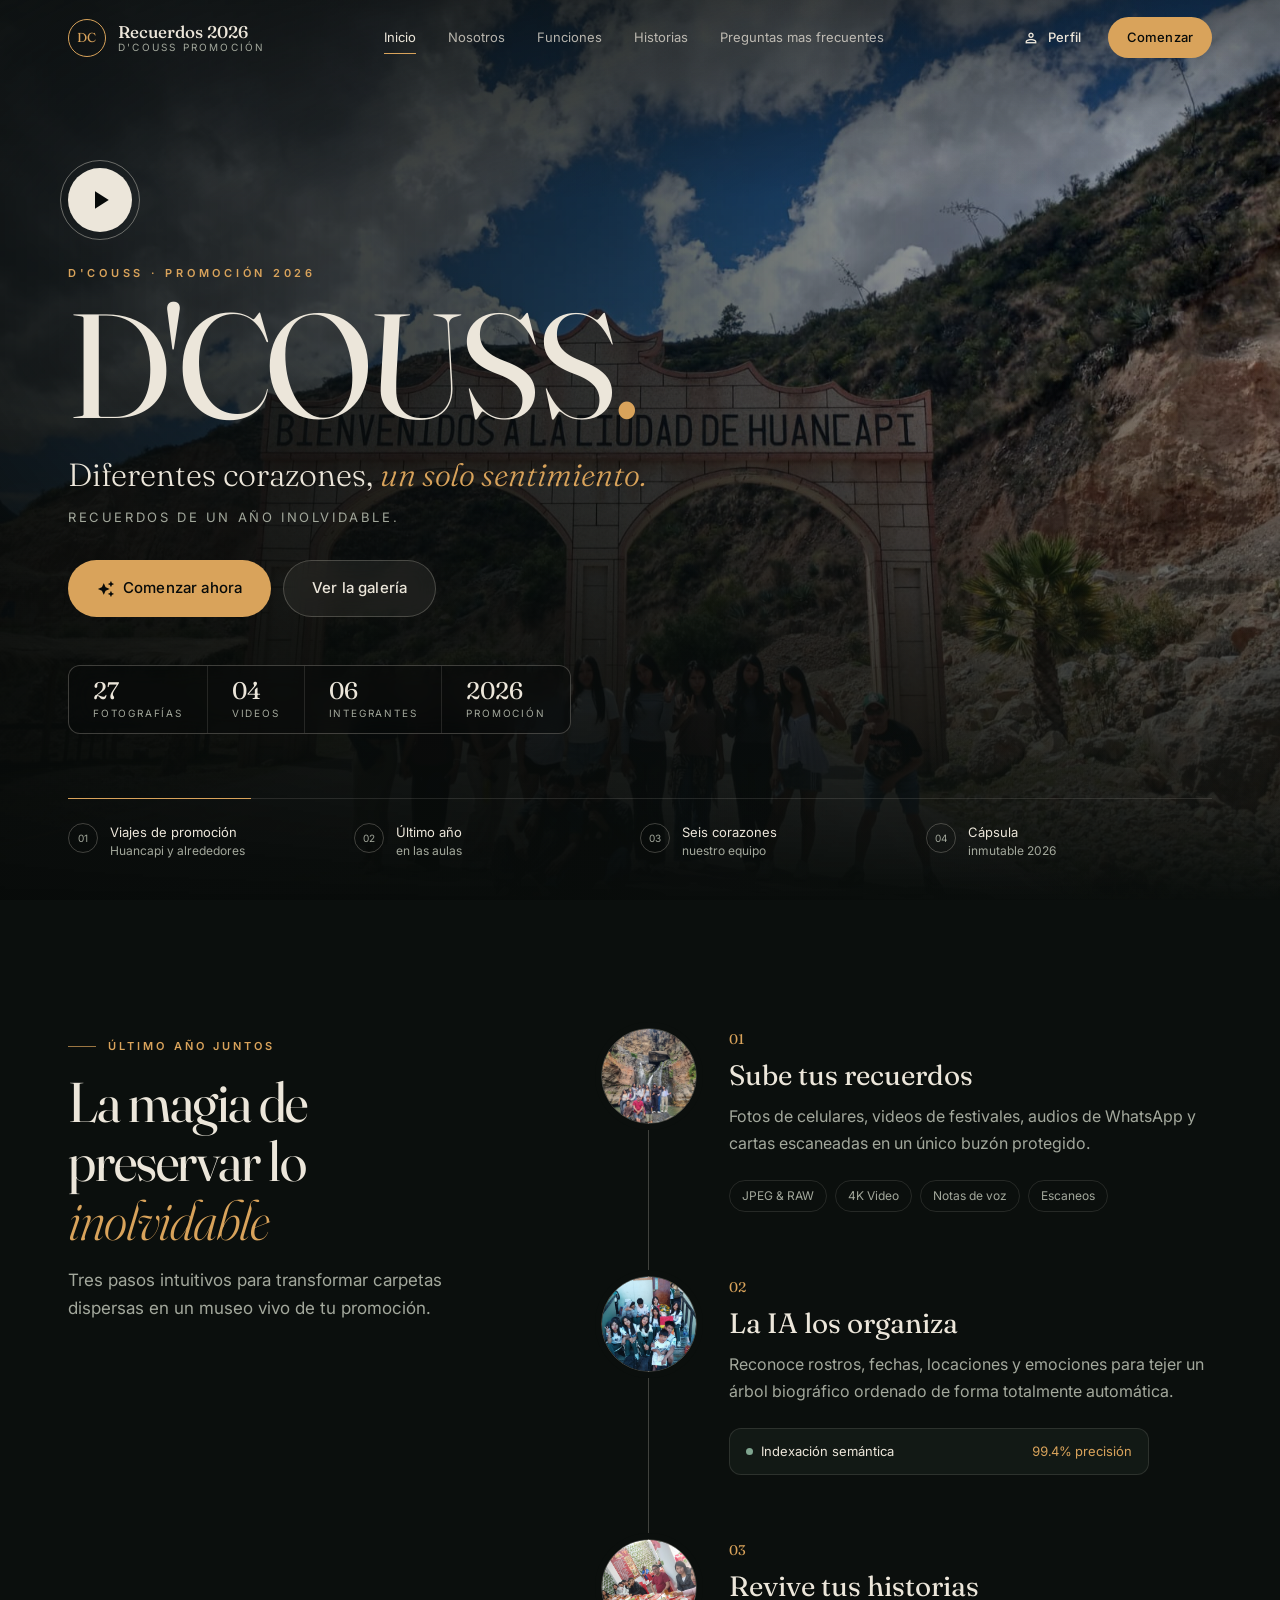
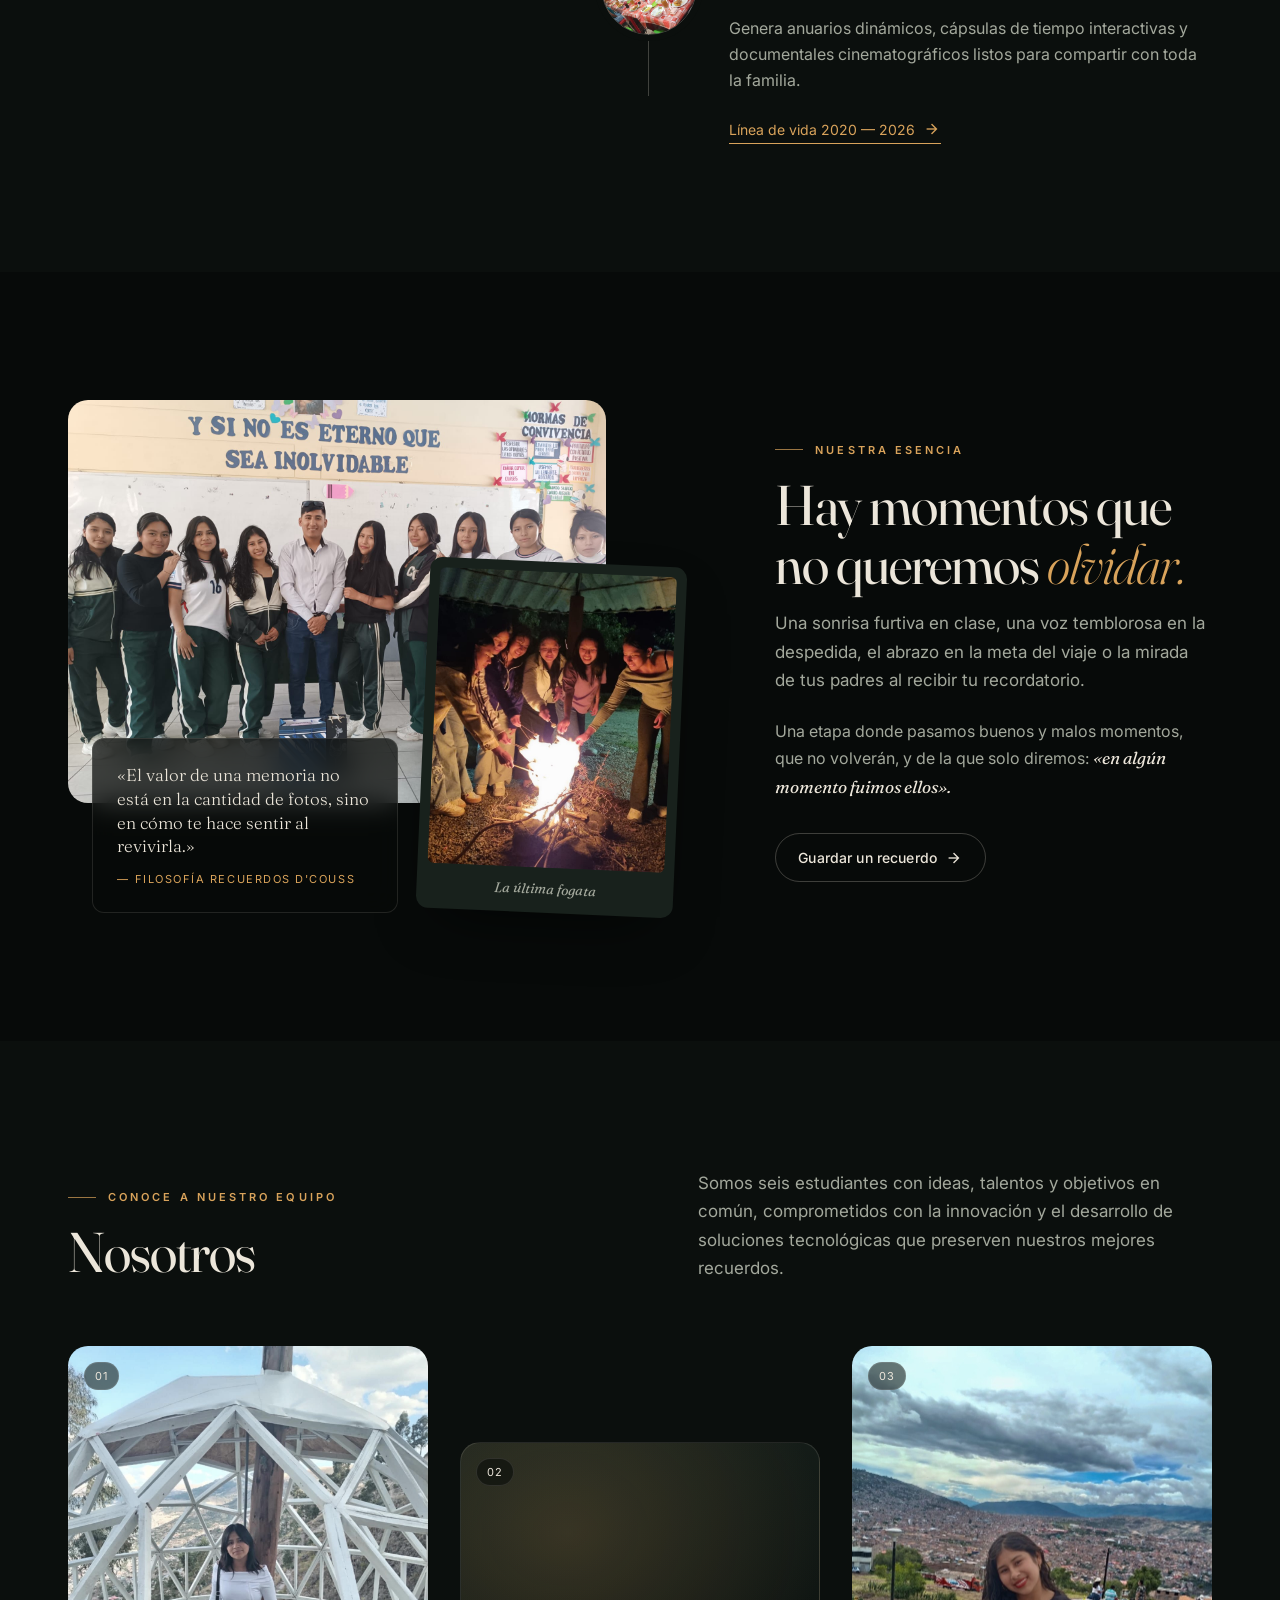
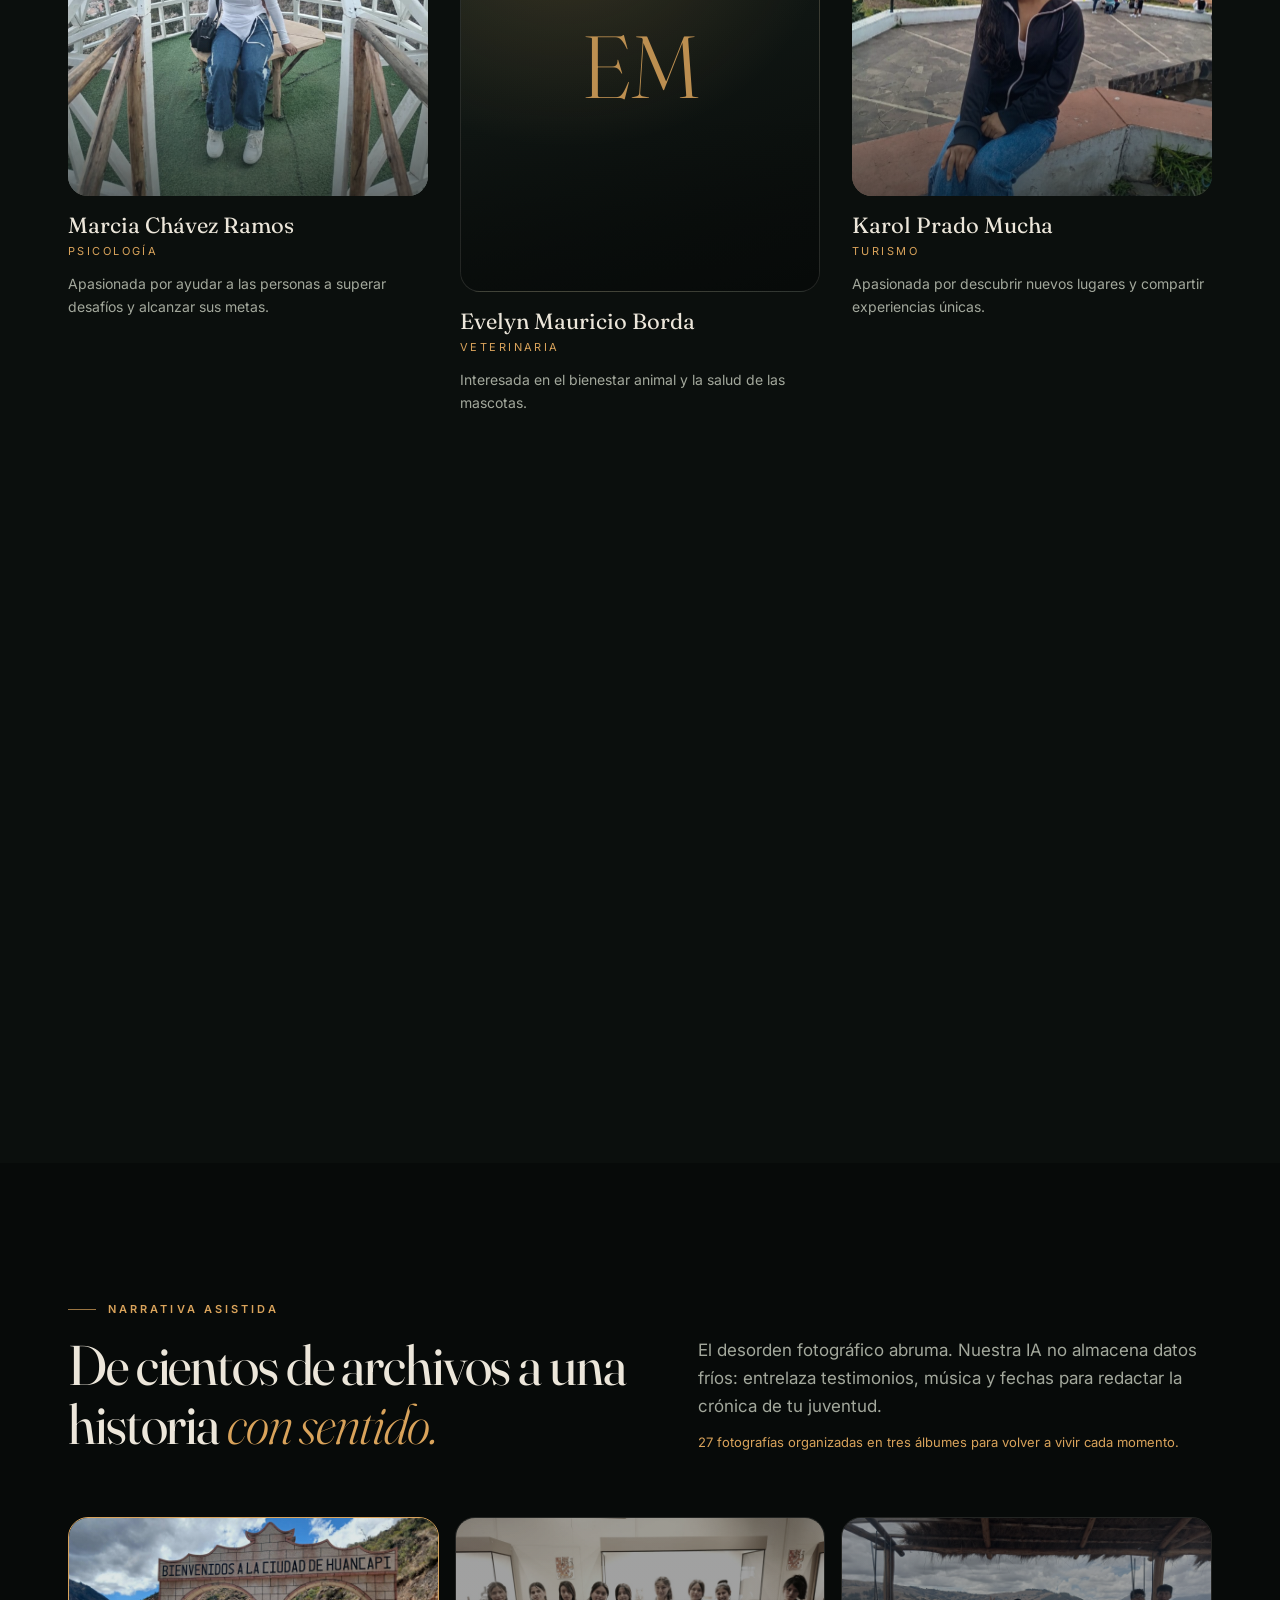
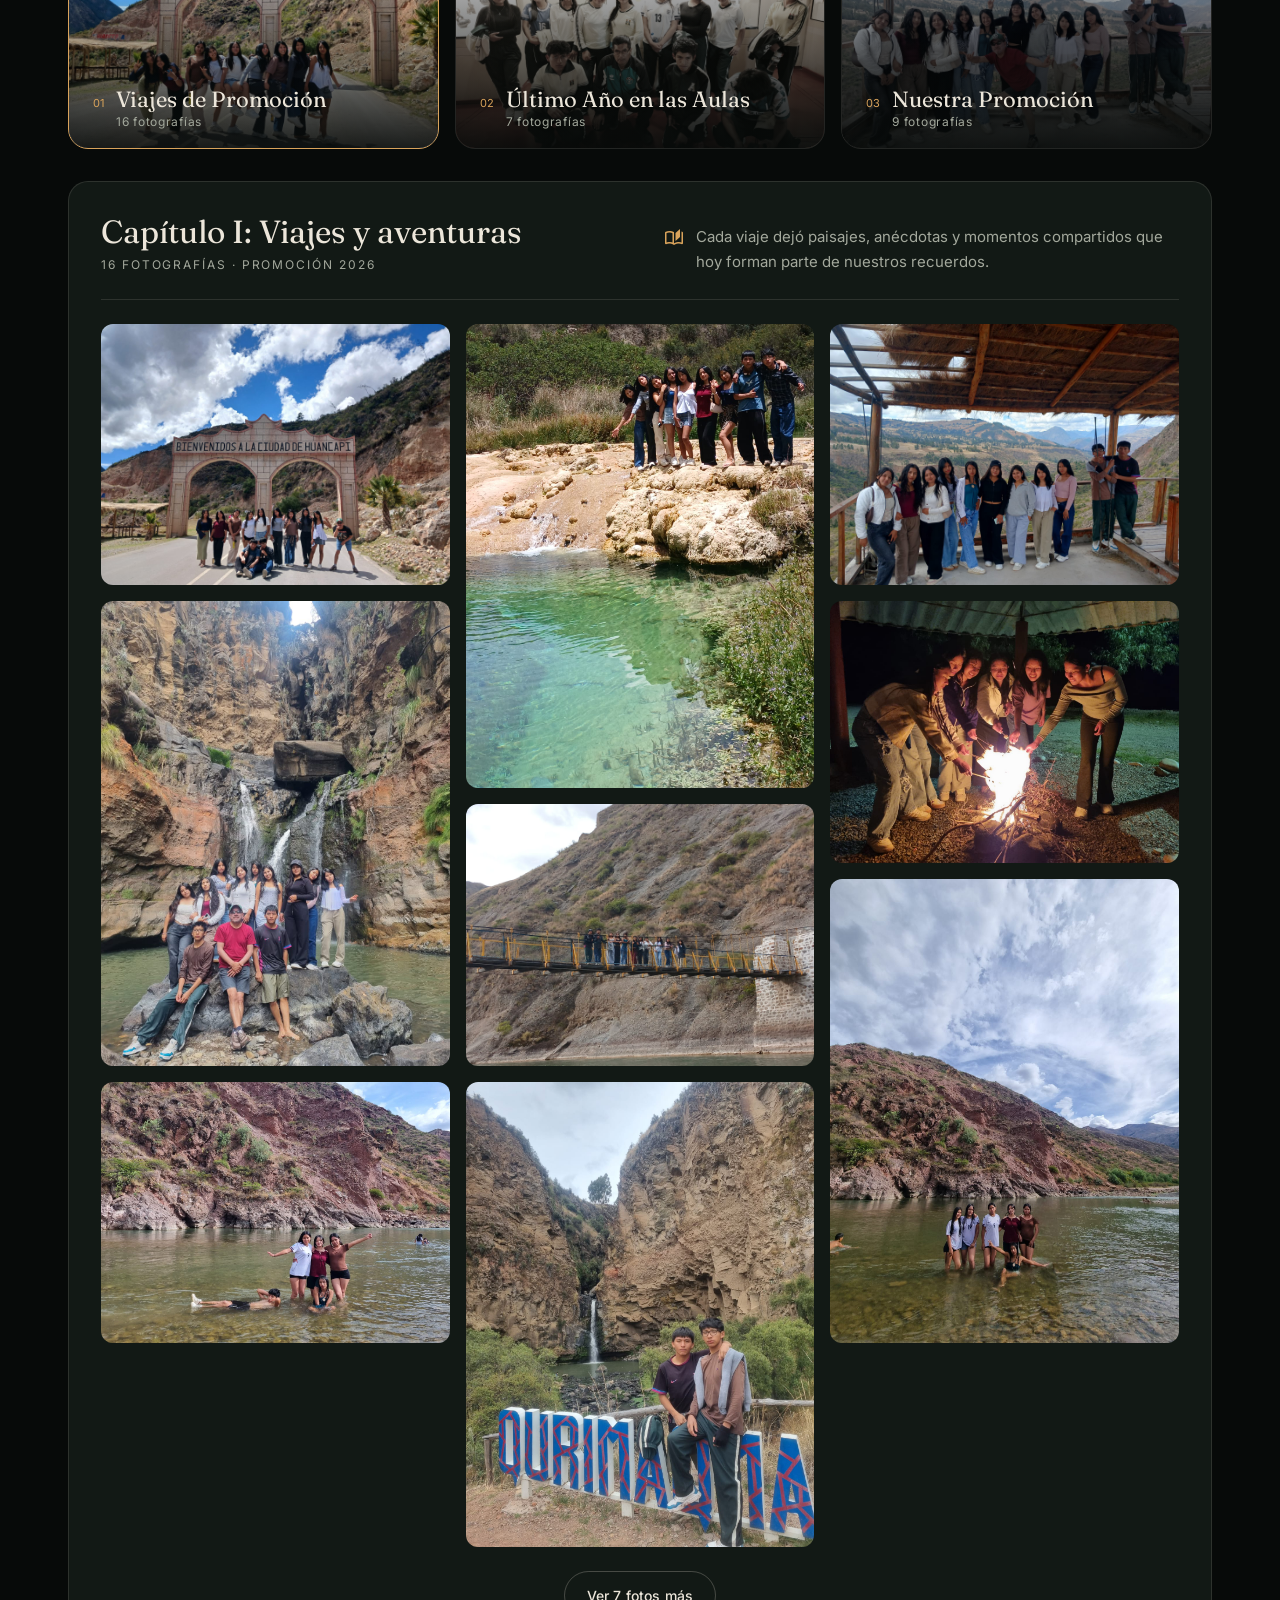
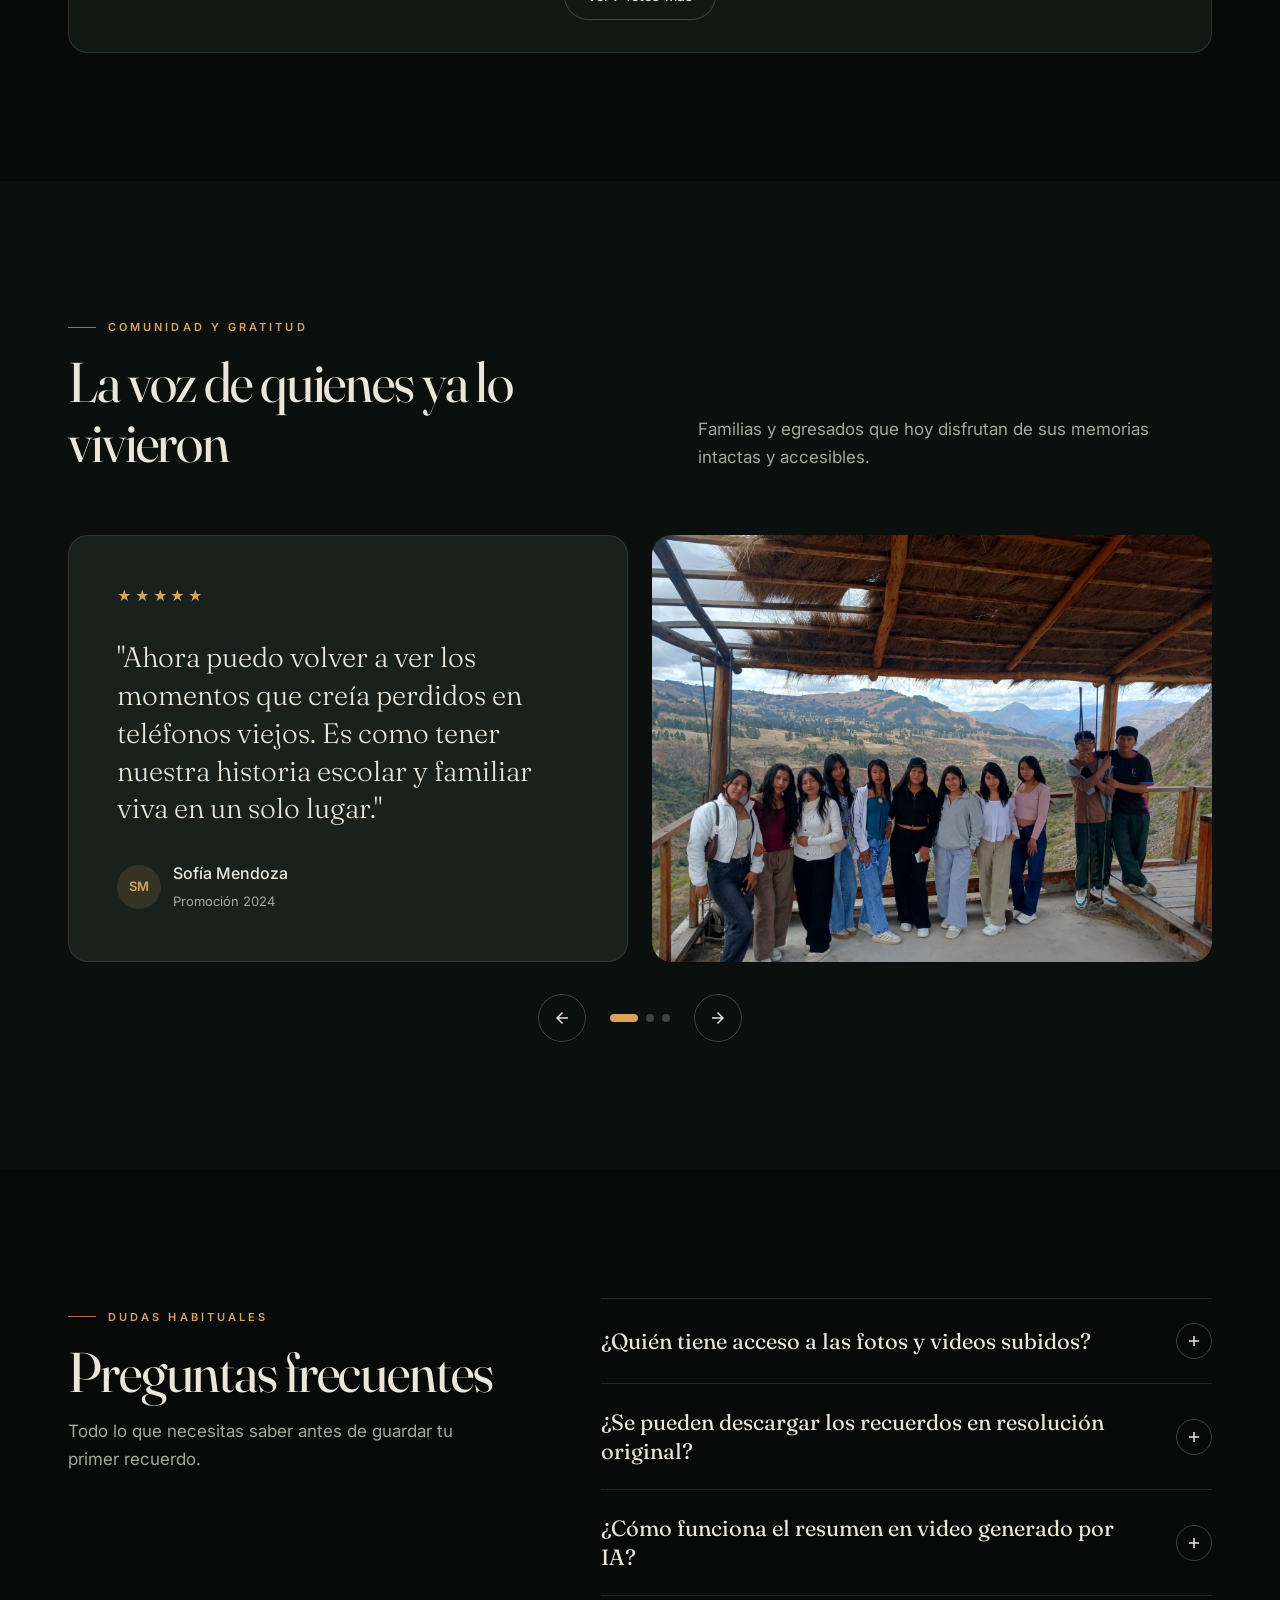
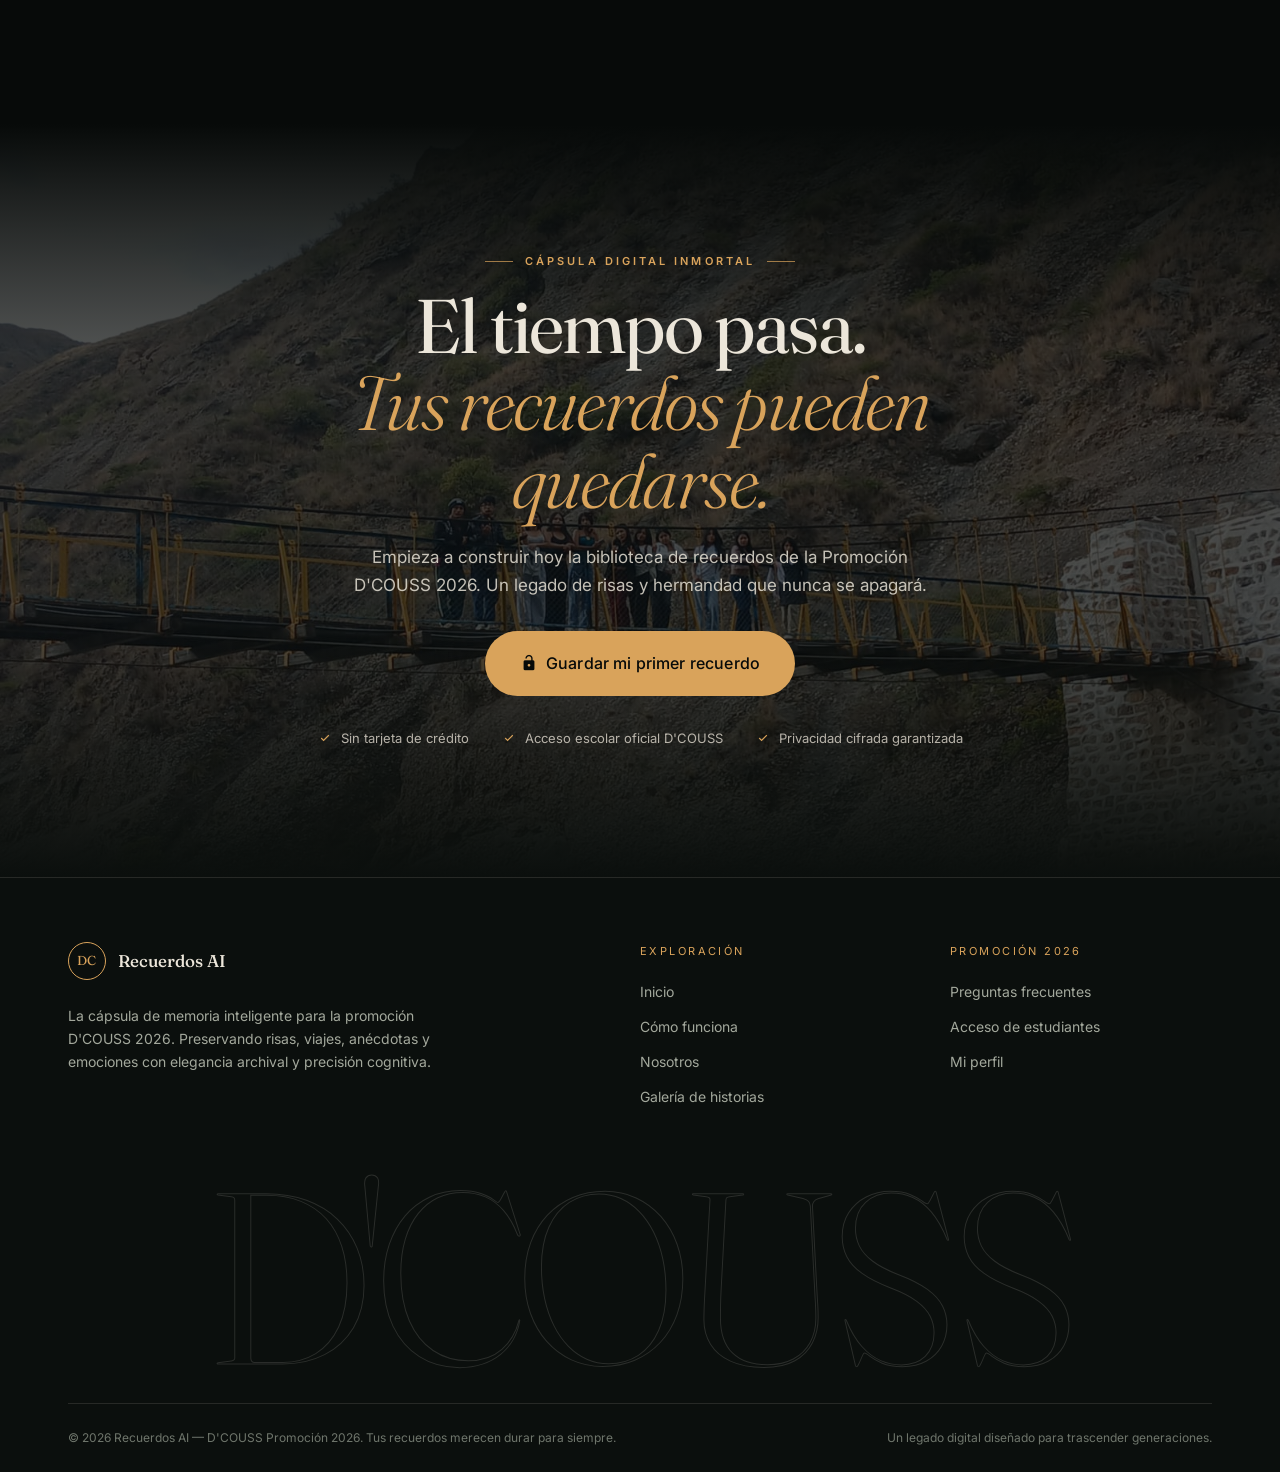
<file: index.html>
<!DOCTYPE html>
<html lang="es">

<head>
  <meta charset="utf-8">
  <meta name="viewport" content="width=device-width, initial-scale=1.0">
  <meta name="description" content="D'COUSS Promoción 2026 — Diferentes corazones, un solo sentimiento. Recuerdos de un año inolvidable.">
  <meta name="theme-color" content="#0b0f0d">
  <title>Recuerdos — D'COUSS Promoción 2026</title>

  <link rel="preconnect" href="https://fonts.googleapis.com">
  <link rel="preconnect" href="https://fonts.gstatic.com" crossorigin>
  <link href="https://fonts.googleapis.com/css2?family=Fraunces:ital,opsz,wght@0,9..144,300..600;1,9..144,300..500&family=Inter:wght@400;500;600&display=swap" rel="stylesheet">
  <link href="https://fonts.googleapis.com/css2?family=Material+Symbols+Outlined:opsz,wght,FILL,GRAD@20..48,300..500,0..1,0&display=swap" rel="stylesheet">

  <link rel="preload" as="image" href="viaje15.jpeg" fetchpriority="high">
  <link rel="stylesheet" href="styles.css">
  <script src="script.js" defer></script>
</head>

<body>

  <!-- HEADER -->
  <header class="header" id="header">
    <div class="header__container">
      <a class="brand" href="#inicio" aria-label="D'COUSS — inicio">
        <span class="brand__mark" aria-hidden="true">DC</span>
        <span class="brand__text">
          <span class="brand__name">Recuerdos 2026</span>
          <span class="brand__sub">D'COUSS Promoción</span>
        </span>
      </a>

      <nav class="nav" id="nav" aria-label="Principal">
        <a aria-current="page" data-path="inicio" href="#inicio">Inicio</a>
        <a data-path="nosotros" href="#nosotros">Nosotros</a>
        <a data-path="como-funciona" href="#como-funciona">Funciones</a>
        <a data-path="historias" href="#historias">Historias</a>
        <a data-path="preguntas-frecuentes" href="#preguntas-frecuentes">Preguntas mas frecuentes</a>
        <a class="nav__mobile-only" href="perfil.html">Perfil</a>
      </nav>

      <div class="header__actions">
        <a class="btn btn--ghost btn--sm header__profile" href="perfil.html">
          <span class="material-symbols-outlined" aria-hidden="true">person</span>
          <span>Perfil</span>
        </a>
        <a class="btn btn--primary btn--sm" data-path="comenzar" href="#comenzar">Comenzar</a>
        <button class="menu-toggle" id="menu-toggle" type="button" aria-label="Abrir menú" aria-expanded="false" aria-controls="nav">
          <span></span><span></span>
        </button>
      </div>
    </div>
  </header>

  <main>

    <!-- HERO -->
    <section class="hero" id="inicio">
      <div class="hero__media" aria-hidden="true">
        <img src="viaje15.jpeg" alt="" fetchpriority="high">
      </div>
      <div class="hero__shade" aria-hidden="true"></div>

      <div class="container hero__inner">
        <div class="hero__content">
          <button class="play" type="button" data-open-video aria-label="Ver los videos de la promoción">
            <span class="material-symbols-outlined icon-filled" aria-hidden="true">play_arrow</span>
          </button>

          <span class="hero__eyebrow">D'COUSS · Promoción 2026</span>
          <h1 class="hero__title">D'COUSS<span>.</span></h1>
          <p class="hero__tagline">Diferentes corazones, <em>un solo sentimiento.</em></p>
          <p class="hero__description">Recuerdos de un año inolvidable.</p>

          <div class="hero__cta-group">
            <a class="btn btn--primary btn--lg" href="#comenzar">
              <span class="material-symbols-outlined icon-filled" aria-hidden="true">auto_awesome</span>
              <span>Comenzar ahora</span>
            </a>
            <a class="btn btn--glass btn--lg" href="#historias">Ver la galería</a>
          </div>

          <dl class="stats">
            <div>
              <dt>Fotografías</dt>
              <dd>27</dd>
            </div>
            <div>
              <dt>Videos</dt>
              <dd>04</dd>
            </div>
            <div>
              <dt>Integrantes</dt>
              <dd>06</dd>
            </div>
            <div>
              <dt>Promoción</dt>
              <dd>2026</dd>
            </div>
          </dl>
        </div>

        <ol class="hero__chapters">
          <li><a href="#historias" data-tab="0"><span class="num">01</span><span>Viajes de promoción<br><small>Huancapi y alrededores</small></span></a></li>
          <li><a href="#historias" data-tab="1"><span class="num">02</span><span>Último año<br><small>en las aulas</small></span></a></li>
          <li><a href="#nosotros"><span class="num">03</span><span>Seis corazones<br><small>nuestro equipo</small></span></a></li>
          <li><a href="#comenzar"><span class="num">04</span><span>Cápsula<br><small>inmutable 2026</small></span></a></li>
        </ol>
      </div>
    </section>

    <!-- HOW IT WORKS -->
    <section class="section" id="como-funciona">
      <div class="container steps-layout">
        <header class="steps-layout__intro reveal">
          <span class="eyebrow">Último año juntos</span>
          <h2 class="section__title">La magia de preservar lo <em>inolvidable</em></h2>
          <p class="section__lead">Tres pasos intuitivos para transformar carpetas dispersas en un museo vivo de tu promoción.</p>
        </header>

        <ol class="timeline">
          <li class="timeline__item reveal">
            <figure class="timeline__photo"><img src="viaje3.jpg" alt="La promoción frente a una cascada" loading="lazy"></figure>
            <div class="timeline__body">
              <span class="timeline__num">01</span>
              <h3>Sube tus recuerdos</h3>
              <p>Fotos de celulares, videos de festivales, audios de WhatsApp y cartas escaneadas en un único buzón protegido.</p>
              <div class="tags">
                <span class="tag">JPEG &amp; RAW</span>
                <span class="tag">4K Video</span>
                <span class="tag">Notas de voz</span>
                <span class="tag">Escaneos</span>
              </div>
            </div>
          </li>

          <li class="timeline__item reveal">
            <figure class="timeline__photo"><img src="alua4.jpg" alt="Compañeros en el aula" loading="lazy"></figure>
            <div class="timeline__body">
              <span class="timeline__num">02</span>
              <h3>La IA los organiza</h3>
              <p>Reconoce rostros, fechas, locaciones y emociones para tejer un árbol biográfico ordenado de forma totalmente automática.</p>
              <div class="mini-panel">
                <span class="mini-panel__left"><span class="pulse-dot"></span>Indexación semántica</span>
                <span class="mini-panel__right">99.4% precisión</span>
              </div>
            </div>
          </li>

          <li class="timeline__item reveal">
            <figure class="timeline__photo"><img src="viaje9.jpeg" alt="Almuerzo de la promoción" loading="lazy"></figure>
            <div class="timeline__body">
              <span class="timeline__num">03</span>
              <h3>Revive tus historias</h3>
              <p>Genera anuarios dinámicos, cápsulas de tiempo interactivas y documentales cinematográficos listos para compartir con toda la familia.</p>
              <a class="link-row" href="#historias">
                <span>Línea de vida 2020 — 2026</span>
                <span class="material-symbols-outlined" aria-hidden="true">arrow_forward</span>
              </a>
            </div>
          </li>
        </ol>
      </div>
    </section>

    <!-- ESSENCE -->
    <section class="section section--deep">
      <div class="container essence">
        <div class="essence__collage reveal">
          <figure class="essence__main">
            <img src="aula5.jpg" alt="La promoción bajo el lema «Y si no es eterno que sea inolvidable»" loading="lazy">
          </figure>
          <figure class="essence__float">
            <img src="viaje6.jpeg" alt="Fogata nocturna durante el viaje" loading="lazy">
            <figcaption>La última fogata</figcaption>
          </figure>
          <blockquote class="essence__quote">
            <p>«El valor de una memoria no está en la cantidad de fotos, sino en cómo te hace sentir al revivirla.»</p>
            <cite>— Filosofía Recuerdos D'COUSS</cite>
          </blockquote>
        </div>

        <div class="essence__content reveal">
          <span class="eyebrow">Nuestra esencia</span>
          <h2 class="section__title">Hay momentos que no queremos <em>olvidar.</em></h2>
          <p class="section__lead">Una sonrisa furtiva en clase, una voz temblorosa en la despedida, el abrazo en la meta del viaje o la mirada de tus padres al recibir tu recordatorio.</p>
          <p class="essence__text">Una etapa donde pasamos buenos y malos momentos, que no volverán, y de la que solo diremos: <em>«en algún momento fuimos ellos».</em></p>
          <a class="btn btn--outline" href="#comenzar">
            <span>Guardar un recuerdo</span>
            <span class="material-symbols-outlined" aria-hidden="true">arrow_forward</span>
          </a>
        </div>
      </div>
    </section>

    <!-- TEAM -->
    <section class="section" id="nosotros">
      <div class="container">
        <header class="section__head section__head--split reveal">
          <div>
            <span class="eyebrow">Conoce a nuestro equipo</span>
            <h2 class="section__title">Nosotros</h2>
          </div>
          <p class="section__lead">Somos seis estudiantes con ideas, talentos y objetivos en común, comprometidos con la innovación y el desarrollo de soluciones tecnológicas que preserven nuestros mejores recuerdos.</p>
        </header>

        <div class="team">
          <article class="member reveal">
            <figure class="member__photo"><img src="marcia.jpeg" alt="Marcia Chávez Ramos" loading="lazy"></figure>
            <span class="member__num">01</span>
            <div class="member__info">
              <h3>Marcia Chávez Ramos</h3>
              <span class="member__role">Psicología</span>
              <p>Apasionada por ayudar a las personas a superar desafíos y alcanzar sus metas.</p>
            </div>
          </article>

          <article class="member reveal">
            <figure class="member__photo member__photo--empty" aria-hidden="true"><span>EM</span></figure>
            <span class="member__num">02</span>
            <div class="member__info">
              <h3>Evelyn Mauricio Borda</h3>
              <span class="member__role">Veterinaria</span>
              <p>Interesada en el bienestar animal y la salud de las mascotas.</p>
            </div>
          </article>

          <article class="member reveal">
            <figure class="member__photo"><img src="karol.jpeg" alt="Karol Prado Mucha" loading="lazy"></figure>
            <span class="member__num">03</span>
            <div class="member__info">
              <h3>Karol Prado Mucha</h3>
              <span class="member__role">Turismo</span>
              <p>Apasionada por descubrir nuevos lugares y compartir experiencias únicas.</p>
            </div>
          </article>

          <article class="member reveal">
            <figure class="member__photo member__photo--empty" aria-hidden="true"><span>CO</span></figure>
            <span class="member__num">04</span>
            <div class="member__info">
              <h3>Camila Ochoa Aquino</h3>
              <span class="member__role">Cosmiatría</span>
              <p>Apasionada por el cuidado de la piel y la belleza natural.</p>
            </div>
          </article>

          <article class="member reveal">
            <figure class="member__photo"><img src="nilda.jpeg" alt="Nilda Quispe Cancho" loading="lazy"></figure>
            <span class="member__num">05</span>
            <div class="member__info">
              <h3>Nilda Quispe Cancho</h3>
              <span class="member__role">Psicología</span>
              <p>Interesada en comprender el comportamiento humano y ayudar a las personas a superar sus dificultades.</p>
            </div>
          </article>

          <article class="member reveal">
            <figure class="member__photo"><img src="esmeralda.jpeg" alt="Esmeralda Valdez Aguirre" loading="lazy"></figure>
            <span class="member__num">06</span>
            <div class="member__info">
              <h3>Esmeralda Valdez Aguirre</h3>
              <span class="member__role">Agronomía</span>
              <p>Apasionada por los animales y la naturaleza.</p>
            </div>
          </article>
        </div>
      </div>
    </section>

    <!-- GALLERY / STORIES -->
    <section class="section section--deep" id="historias">
      <div class="container">
        <header class="section__head section__head--split reveal">
          <div>
            <span class="eyebrow">Narrativa asistida</span>
            <h2 class="section__title">De cientos de archivos a una historia <em>con sentido.</em></h2>
          </div>
          <div>
            <p class="section__lead">El desorden fotográfico abruma. Nuestra IA no almacena datos fríos: entrelaza testimonios, música y fechas para redactar la crónica de tu juventud.</p>
            <p class="storyteller__count" id="story-count">Fotografías organizadas en tres álbumes para volver a vivir cada momento.</p>
          </div>
        </header>

        <div class="albums" id="category-tabs" role="tablist" aria-label="Álbumes de fotos">
          <button class="album tab--active" type="button" role="tab" aria-selected="true" aria-controls="tab-panel" onclick="switchStoryTab(0)">
            <img src="viaje13.jpeg" alt="" loading="lazy">
            <span class="album__label">
              <span class="album__num">01</span>
              <span class="album__title">Viajes de Promoción</span>
              <span class="album__meta" data-album-count="0">— fotos</span>
            </span>
          </button>
          <button class="album" type="button" role="tab" aria-selected="false" aria-controls="tab-panel" tabindex="-1" onclick="switchStoryTab(1)">
            <img src="aula7.jpg" alt="" loading="lazy">
            <span class="album__label">
              <span class="album__num">02</span>
              <span class="album__title">Último Año en las Aulas</span>
              <span class="album__meta" data-album-count="1">— fotos</span>
            </span>
          </button>
          <button class="album" type="button" role="tab" aria-selected="false" aria-controls="tab-panel" tabindex="-1" onclick="switchStoryTab(2)">
            <img src="viaje14.jpeg" alt="" loading="lazy">
            <span class="album__label">
              <span class="album__num">03</span>
              <span class="album__title">Nuestra Promoción</span>
              <span class="album__meta" data-album-count="2">— fotos</span>
            </span>
          </button>
        </div>

        <div class="panel" id="tab-panel" role="tabpanel">
          <div class="panel__head">
            <div>
              <h3 id="tab-title">Capítulo I: Viajes y aventuras</h3>
              <span id="tab-meta">Promoción 2026</span>
            </div>
            <p class="panel__quote">
              <span class="material-symbols-outlined" aria-hidden="true">auto_stories</span>
              <span id="tab-quote"></span>
            </p>
          </div>

          <!-- El mosaico se rellena dinámicamente desde JS -->
          <div class="panel__mosaic" id="tab-mosaic" aria-live="polite"></div>
          <button class="btn btn--outline panel__more" id="mosaic-more" type="button" hidden>Ver todas las fotos</button>
        </div>
      </div>
    </section>

    <!-- TESTIMONIALS -->
    <section class="section">
      <div class="container">
        <header class="section__head section__head--split reveal">
          <div>
            <span class="eyebrow">Comunidad y gratitud</span>
            <h2 class="section__title">La voz de quienes ya lo vivieron</h2>
          </div>
          <p class="section__lead">Familias y egresados que hoy disfrutan de sus memorias intactas y accesibles.</p>
        </header>

        <div class="voices reveal" id="voices" aria-roledescription="carrusel">
          <div class="voices__track">
            <figure class="voice is-active">
              <div class="voice__card">
                <div class="stars" aria-label="5 de 5 estrellas">★★★★★</div>
                <blockquote>"Ahora puedo volver a ver los momentos que creía perdidos en teléfonos viejos. Es como tener nuestra historia escolar y familiar viva en un solo lugar."</blockquote>
                <figcaption class="author">
                  <span class="author__badge">SM</span>
                  <span><strong>Sofía Mendoza</strong><small>Promoción 2024</small></span>
                </figcaption>
              </div>
              <div class="voice__photo"><img src="viaje12.jpeg" alt="Grupo en el mirador" loading="lazy"></div>
            </figure>

            <figure class="voice">
              <div class="voice__card">
                <div class="stars" aria-label="5 de 5 estrellas">★★★★★</div>
                <blockquote>"Reunir las fotos de toda la promoción parecía imposible. La IA organizó más de 4,000 archivos en minutos sin que tuviéramos que perseguir a nadie."</blockquote>
                <figcaption class="author">
                  <span class="author__badge">MV</span>
                  <span><strong>Mateo Valenzuela</strong><small>Presidente de Clase D'COUSS</small></span>
                </figcaption>
              </div>
              <div class="voice__photo"><img src="aula1.jpg" alt="Compañeros con camisetas deportivas" loading="lazy"></div>
            </figure>

            <figure class="voice">
              <div class="voice__card">
                <div class="stars" aria-label="5 de 5 estrellas">★★★★★</div>
                <blockquote>"Escuchar las notas de voz de mis mejores amigos junto a las fotos de nuestra graduación en la televisión de la sala nos hizo llorar de alegría a todos."</blockquote>
                <figcaption class="author">
                  <span class="author__badge">CA</span>
                  <span><strong>Camila Arismendi</strong><small>Egresada &amp; Fotógrafa</small></span>
                </figcaption>
              </div>
              <div class="voice__photo"><img src="viaje2.jpg" alt="Amigas en el río" loading="lazy"></div>
            </figure>
          </div>

          <div class="voices__controls">
            <button class="round-btn" type="button" data-voice="prev" aria-label="Testimonio anterior"><span class="material-symbols-outlined">arrow_back</span></button>
            <div class="voices__dots" role="tablist" aria-label="Testimonios"></div>
            <button class="round-btn" type="button" data-voice="next" aria-label="Testimonio siguiente"><span class="material-symbols-outlined">arrow_forward</span></button>
          </div>
        </div>
      </div>
    </section>

    <!-- FAQ -->
    <section class="section section--deep" id="preguntas-frecuentes">
      <div class="container faq-layout">
        <header class="reveal">
          <span class="eyebrow">Dudas habituales</span>
          <h2 class="section__title">Preguntas frecuentes</h2>
          <p class="section__lead">Todo lo que necesitas saber antes de guardar tu primer recuerdo.</p>
        </header>

        <div class="faq reveal">
          <details class="faq__item">
            <summary>
              <span>¿Quién tiene acceso a las fotos y videos subidos?</span>
              <span class="material-symbols-outlined faq__icon" aria-hidden="true">add</span>
            </summary>
            <p>Solo los miembros acreditados de la promoción D'COUSS 2026 y sus familiares invitados mediante enlace verificado. Tu privacidad es inquebrantable.</p>
          </details>

          <details class="faq__item">
            <summary>
              <span>¿Se pueden descargar los recuerdos en resolución original?</span>
              <span class="material-symbols-outlined faq__icon" aria-hidden="true">add</span>
            </summary>
            <p>Sí. Todo el material conserva su peso y nitidez original para que puedas imprimir álbumes físicos o conservarlos en discos de respaldo personal.</p>
          </details>

          <details class="faq__item">
            <summary>
              <span>¿Cómo funciona el resumen en video generado por IA?</span>
              <span class="material-symbols-outlined faq__icon" aria-hidden="true">add</span>
            </summary>
            <p>La inteligencia artificial detecta los mejores momentos, sincroniza la música adecuada y genera un cortometraje documental de la promoción listo para proyectarse en la fiesta final.</p>
          </details>
        </div>
      </div>
    </section>

    <!-- FINAL CTA -->
    <section class="cta" id="comenzar">
      <div class="cta__media" aria-hidden="true"><img src="viaje7.jpeg" alt="" loading="lazy"></div>
      <div class="cta__shade" aria-hidden="true"></div>

      <div class="container cta__content reveal">
        <span class="eyebrow">Cápsula digital inmortal</span>
        <h2 class="cta__title">El tiempo pasa.<br><em>Tus recuerdos pueden quedarse.</em></h2>
        <p class="cta__lead">Empieza a construir hoy la biblioteca de recuerdos de la Promoción D'COUSS 2026. Un legado de risas y hermandad que nunca se apagará.</p>

        <a class="btn btn--primary btn--xl" href="perfil.html">
          <span class="material-symbols-outlined icon-filled" aria-hidden="true">lock_open</span>
          <span>Guardar mi primer recuerdo</span>
        </a>

        <ul class="cta__markers">
          <li><span class="material-symbols-outlined" aria-hidden="true">check</span> Sin tarjeta de crédito</li>
          <li><span class="material-symbols-outlined" aria-hidden="true">check</span> Acceso escolar oficial D'COUSS</li>
          <li><span class="material-symbols-outlined" aria-hidden="true">check</span> Privacidad cifrada garantizada</li>
        </ul>
      </div>
    </section>

  </main>

  <!-- FOOTER -->
  <footer class="footer">
    <div class="container">
      <div class="footer__grid">
        <div class="footer__col footer__col--brand">
          <a class="brand" href="#inicio">
            <span class="brand__mark" aria-hidden="true">DC</span>
            <span class="brand__name">Recuerdos AI</span>
          </a>
          <p>La cápsula de memoria inteligente para la promoción D'COUSS 2026. Preservando risas, viajes, anécdotas y emociones con elegancia archival y precisión cognitiva.</p>
        </div>

        <div class="footer__col">
          <span class="footer__title">Exploración</span>
          <a data-path="inicio" href="#inicio">Inicio</a>
          <a data-path="como-funciona" href="#como-funciona">Cómo funciona</a>
          <a data-path="nosotros" href="#nosotros">Nosotros</a>
          <a data-path="historias" href="#historias">Galería de historias</a>
        </div>

        <div class="footer__col">
          <span class="footer__title">Promoción 2026</span>
          <a data-path="preguntas-frecuentes" href="#preguntas-frecuentes">Preguntas frecuentes</a>
          <a data-path="comenzar" href="#comenzar">Acceso de estudiantes</a>
          <a href="perfil.html">Mi perfil</a>
        </div>
      </div>

      <p class="footer__wordmark" aria-hidden="true">D'COUSS</p>

      <div class="footer__bottom">
        <p>© 2026 Recuerdos AI — D'COUSS Promoción 2026. Tus recuerdos merecen durar para siempre.</p>
        <span>Un legado digital diseñado para trascender generaciones.</span>
      </div>
    </div>
  </footer>

  <!-- VIDEO MODAL -->
  <dialog class="modal modal--video" id="video-modal" aria-label="Videos de la promoción">
    <button class="modal__close round-btn" type="button" data-close aria-label="Cerrar"><span class="material-symbols-outlined">close</span></button>
    <div class="modal__stage">
      <video id="video-player" controls playsinline preload="metadata"></video>
    </div>
    <div class="video-list" id="video-list"></div>
  </dialog>

  <!-- LIGHTBOX -->
  <dialog class="modal modal--lightbox" id="lightbox" aria-label="Visor de fotos">
    <button class="modal__close round-btn" type="button" data-close aria-label="Cerrar"><span class="material-symbols-outlined">close</span></button>
    <button class="lightbox__nav lightbox__nav--prev round-btn" type="button" data-lb="prev" aria-label="Foto anterior"><span class="material-symbols-outlined">arrow_back</span></button>
    <figure class="lightbox__figure">
      <img id="lightbox-img" alt="">
      <figcaption id="lightbox-caption"></figcaption>
    </figure>
    <button class="lightbox__nav lightbox__nav--next round-btn" type="button" data-lb="next" aria-label="Foto siguiente"><span class="material-symbols-outlined">arrow_forward</span></button>
  </dialog>

</body>

</html>
</file>
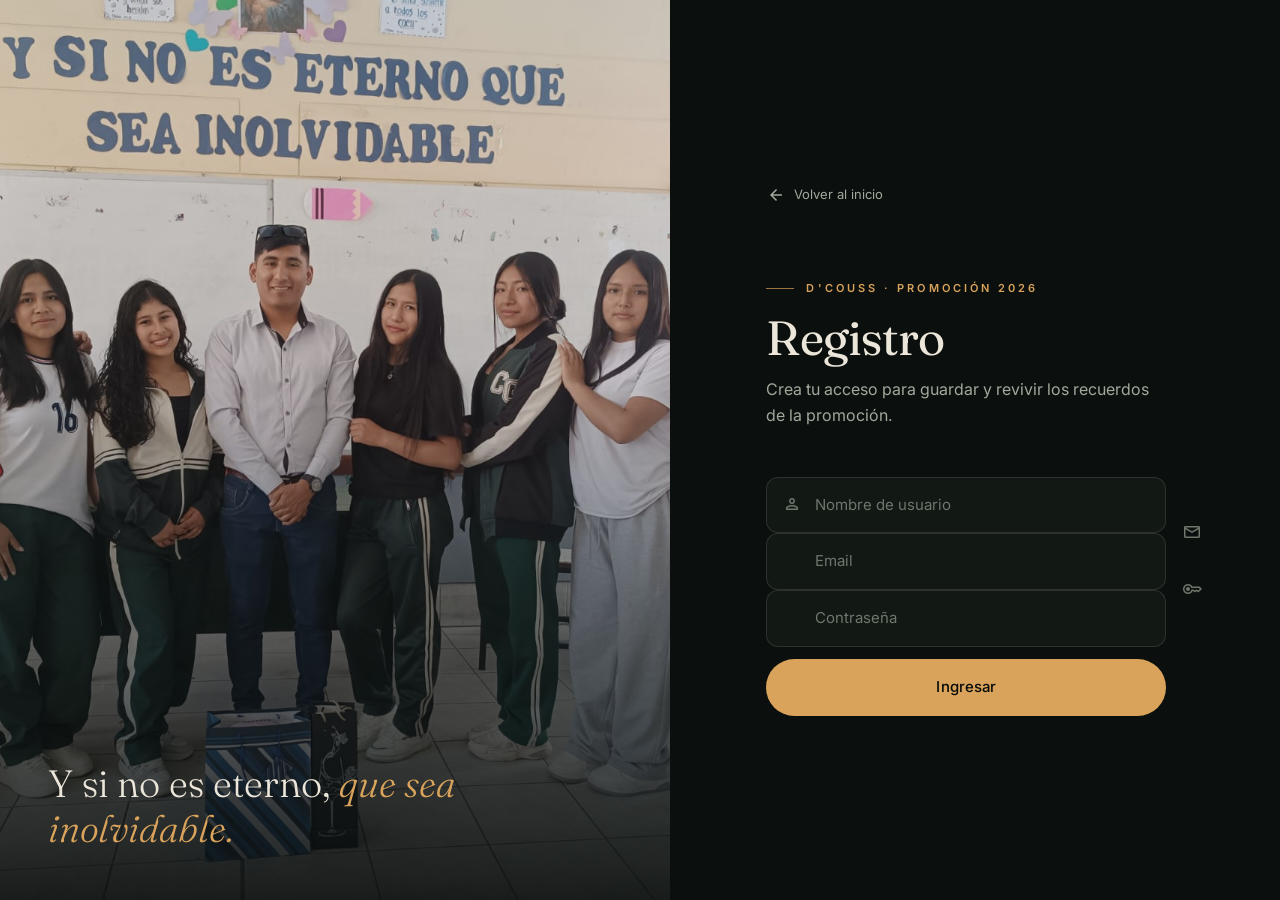
<file: perfil.html>
<!DOCTYPE html>
<html lang="es">
<head>
  <meta charset="utf-8">
  <meta name="viewport" content="width=device-width, initial-scale=1">
  <meta name="theme-color" content="#0b0f0d">
  <title>Registro — D'COUSS Promoción 2026</title>
  <link rel="preconnect" href="https://fonts.googleapis.com">
  <link rel="preconnect" href="https://fonts.gstatic.com" crossorigin>
  <link href="https://fonts.googleapis.com/css2?family=Fraunces:ital,opsz,wght@0,9..144,300..600;1,9..144,300..500&family=Inter:wght@400;500;600&display=swap" rel="stylesheet">
  <link href="https://fonts.googleapis.com/css2?family=Material+Symbols+Outlined:opsz,wght,FILL,GRAD@20..48,300..500,0..1,0&display=swap" rel="stylesheet">
  <link rel="stylesheet" href="styles.css">
  <style>
    .auth { min-height: 100vh; min-height: 100svh; display: grid; }
    @media (min-width: 900px) { .auth { grid-template-columns: 1.1fr 1fr; } }

    .auth__visual { position: relative; min-height: 260px; isolation: isolate; display: flex; align-items: flex-end; padding: var(--s-7); }
    .auth__visual img { position: absolute; inset: 0; width: 100%; height: 100%; object-fit: cover; z-index: -2; }
    .auth__visual::after { content: ""; position: absolute; inset: 0; z-index: -1; background: linear-gradient(0deg, rgba(7,10,9,.9), rgba(7,10,9,.15) 60%); }
    .auth__visual p { font-family: var(--font-display); font-weight: 300; font-size: clamp(24px, 3vw, 38px); line-height: 1.2; max-width: 18ch; }
    .auth__visual em { color: var(--accent); }

    .auth__panel { display: flex; flex-direction: column; justify-content: center; padding: var(--s-7) var(--s-5); }
    @media (min-width: 900px) { .auth__panel { padding: var(--s-8) var(--s-9); } }
    .auth__back { display: inline-flex; align-items: center; gap: var(--s-2); font-size: 13px; color: var(--text-muted); margin-bottom: var(--s-8); width: fit-content; }
    .auth__back:hover { color: var(--accent); }

    .auth form { width: 100%; max-width: 400px; }
    .auth h1 { font-family: var(--font-display); font-weight: 400; font-size: clamp(36px, 4vw, 48px); line-height: 1.05; letter-spacing: -.02em; }
    .auth__lead { color: var(--text-muted); margin: var(--s-3) 0 var(--s-7); }

    .field { position: relative; margin-bottom: var(--s-4); }
    .field .material-symbols-outlined { position: absolute; left: 16px; top: 50%; transform: translateY(-50%); color: var(--text-dim); transition: color .3s var(--ease); pointer-events: none; }
    .field input {
      width: 100%;
      padding: 15px 16px 15px 48px;
      font: inherit; font-size: 15px;
      color: var(--text);
      background: var(--surface);
      border: 1px solid var(--line);
      border-radius: var(--radius-md);
      outline: none;
      transition: border-color .3s var(--ease), background .3s var(--ease);
    }
    .field input::placeholder { color: var(--text-dim); }
    .field input:focus { border-color: var(--accent); background: var(--surface-2); }
    .field:focus-within .material-symbols-outlined { color: var(--accent); }
    .auth .btn { width: 100%; margin-top: var(--s-3); }
  </style>
</head>
<body>
  <main class="auth">
    <aside class="auth__visual">
      <img src="aula5.jpg" alt="La promoción D'COUSS 2026">
      <p>Y si no es eterno, <em>que sea inolvidable.</em></p>
    </aside>

    <section class="auth__panel">
      <a class="auth__back" href="index.html"><span class="material-symbols-outlined" aria-hidden="true">arrow_back</span> Volver al inicio</a>

      <form action="/action_page.php">
        <span class="eyebrow">D'COUSS · Promoción 2026</span>
        <h1>Registro</h1>
        <p class="auth__lead">Crea tu acceso para guardar y revivir los recuerdos de la promoción.</p>

        <label class="field">
          <span class="material-symbols-outlined" aria-hidden="true">person</span>
          <input type="text" placeholder="Nombre de usuario" name="usrnm" autocomplete="username" aria-label="Nombre de usuario">
        </label>

        <label class="field">
          <span class="material-symbols-outlined" aria-hidden="true">mail</span>
          <input type="email" placeholder="Email" name="email" autocomplete="email" aria-label="Email">
        </label>

        <label class="field">
          <span class="material-symbols-outlined" aria-hidden="true">key</span>
          <input type="password" placeholder="Contraseña" name="psw" autocomplete="new-password" aria-label="Contraseña">
        </label>

        <button type="submit" class="btn btn--primary btn--lg">Ingresar</button>
      </form>
    </section>
  </main>
</body>
</html>
</file>
<file: styles.css>
/* =========================================================
   RECUERDOS — D'COUSS Promoción 2026
   Dirección: "Andes al atardecer" — oscuro cinematográfico,
   verde profundo + dorado cálido, tipografía editorial.
   ========================================================= */

*, *::before, *::after { box-sizing: border-box; margin: 0; padding: 0; }

:root {
  /* Color */
  --bg: #0b0f0d;
  --bg-deep: #070a09;
  --surface: #121915;
  --surface-2: #18211c;
  --line: rgba(236, 230, 218, 0.12);
  --line-strong: rgba(236, 230, 218, 0.24);
  --text: #ece6da;
  --text-muted: #a3a89c;
  --text-dim: #6f766c;
  --accent: #d9a35b;
  --accent-soft: rgba(217, 163, 91, 0.14);
  --sage: #7fa58f;

  /* Type */
  --font-body: 'Inter', system-ui, -apple-system, 'Segoe UI', sans-serif;
  --font-display: 'Fraunces', Georgia, 'Times New Roman', serif;

  /* Spacing scale (4px base) */
  --s-1: 4px;  --s-2: 8px;  --s-3: 12px; --s-4: 16px; --s-5: 24px;
  --s-6: 32px; --s-7: 48px; --s-8: 64px; --s-9: 96px; --s-10: 128px;

  --radius-sm: 6px;
  --radius-md: 12px;
  --radius-lg: 20px;
  --radius-full: 999px;

  --ease: cubic-bezier(.22, .61, .36, 1);
  --shadow: 0 24px 60px -24px rgba(0, 0, 0, .7);
  --header-h: 76px;
}

html { scroll-behavior: smooth; scroll-padding-top: var(--header-h); }

body {
  font-family: var(--font-body);
  font-size: 16px;
  background: var(--bg);
  color: var(--text);
  line-height: 1.65;
  -webkit-font-smoothing: antialiased;
  overflow-x: hidden;
}

img, video { max-width: 100%; display: block; }
a { text-decoration: none; color: inherit; }
button { font: inherit; color: inherit; cursor: pointer; border: none; background: none; }
em { font-style: italic; }
figure { margin: 0; }
::selection { background: var(--accent); color: var(--bg-deep); }
:focus-visible { outline: 2px solid var(--accent); outline-offset: 3px; border-radius: 4px; }

.material-symbols-outlined { font-size: 20px; line-height: 1; vertical-align: middle; }
.icon-filled { font-variation-settings: 'FILL' 1; }

/* ---------- LAYOUT ---------- */
.container { width: 100%; max-width: 1240px; margin: 0 auto; padding: 0 var(--s-5); }
@media (min-width: 768px) { .container { padding: 0 var(--s-7); } }

.section { padding: var(--s-9) 0; position: relative; }
.section--deep { background: var(--bg-deep); }
@media (min-width: 1024px) { .section { padding: var(--s-10) 0; } }

.section__head { max-width: 720px; margin-bottom: var(--s-8); }
.section__head--split {
  max-width: none;
  display: grid;
  gap: var(--s-5);
  align-items: end;
}
@media (min-width: 900px) {
  .section__head--split { grid-template-columns: 1.1fr 1fr; gap: var(--s-8); }
}

.eyebrow {
  display: inline-flex;
  align-items: center;
  gap: var(--s-3);
  font-size: 11px;
  font-weight: 600;
  letter-spacing: .28em;
  text-transform: uppercase;
  color: var(--accent);
  margin-bottom: var(--s-4);
}
.eyebrow::before { content: ""; width: 28px; height: 1px; background: currentColor; opacity: .7; }

.section__title {
  font-family: var(--font-display);
  font-weight: 400;
  font-size: clamp(34px, 4.6vw, 56px);
  line-height: 1.06;
  letter-spacing: -0.02em;
  font-variation-settings: 'opsz' 144;
}
.section__title em { color: var(--accent); font-weight: 300; }

.section__lead { font-size: 17px; color: var(--text-muted); max-width: 52ch; margin-top: var(--s-4); }
.section__head--split .section__lead { margin-top: 0; }

/* ---------- BUTTONS ---------- */
.btn {
  display: inline-flex;
  align-items: center;
  justify-content: center;
  gap: var(--s-2);
  font-size: 14px;
  font-weight: 500;
  letter-spacing: .01em;
  padding: 12px 22px;
  border-radius: var(--radius-full);
  border: 1px solid transparent;
  transition: background .3s var(--ease), color .3s var(--ease), border-color .3s var(--ease), transform .3s var(--ease);
  white-space: nowrap;
}
.btn .material-symbols-outlined { font-size: 18px; transition: transform .3s var(--ease); }
.btn:hover .material-symbols-outlined:last-child { transform: translateX(3px); }
.btn--sm { padding: 9px 18px; font-size: 13px; }
.btn--lg { padding: 15px 28px; font-size: 15px; }
.btn--xl { padding: 18px 34px; font-size: 16px; }

.btn--primary { background: var(--accent); color: var(--bg-deep); }
.btn--primary:hover { background: #e7b673; }
.btn--ghost { color: var(--text); }
.btn--ghost:hover { background: rgba(236,230,218,.08); }
.btn--glass {
  color: var(--text);
  background: rgba(236,230,218,.06);
  border-color: rgba(236,230,218,.22);
  backdrop-filter: blur(10px);
  -webkit-backdrop-filter: blur(10px);
}
.btn--glass:hover { background: rgba(236,230,218,.14); }
.btn--outline { color: var(--text); border-color: var(--line-strong); }
.btn--outline:hover { border-color: var(--accent); color: var(--accent); }

.round-btn {
  width: 48px; height: 48px;
  display: inline-grid; place-items: center;
  border-radius: 50%;
  border: 1px solid var(--line-strong);
  color: var(--text);
  transition: background .3s var(--ease), border-color .3s var(--ease), color .3s var(--ease);
}
.round-btn:hover { background: var(--accent); border-color: var(--accent); color: var(--bg-deep); }

/* ---------- HEADER ---------- */
.header {
  position: fixed;
  inset: 0 0 auto 0;
  z-index: 50;
  height: var(--header-h);
  transition: background .4s var(--ease), border-color .4s var(--ease), height .4s var(--ease);
  border-bottom: 1px solid transparent;
}
.header.is-scrolled {
  --header-h: 64px;
  background: rgba(11, 15, 13, .78);
  backdrop-filter: blur(16px) saturate(140%);
  -webkit-backdrop-filter: blur(16px) saturate(140%);
  border-bottom-color: var(--line);
}
.header__container {
  max-width: 1240px;
  height: 100%;
  margin: 0 auto;
  padding: 0 var(--s-5);
  display: flex;
  align-items: center;
  justify-content: space-between;
  gap: var(--s-5);
}
@media (min-width: 768px) { .header__container { padding: 0 var(--s-7); } }

.brand { display: inline-flex; align-items: center; gap: var(--s-3); }
.brand__mark {
  width: 38px; height: 38px;
  display: grid; place-items: center;
  border: 1px solid var(--accent);
  border-radius: 50%;
  font-family: var(--font-display);
  font-size: 13px;
  letter-spacing: .04em;
  color: var(--accent);
}
.brand__text { display: flex; flex-direction: column; line-height: 1.15; }
.brand__name { font-family: var(--font-display); font-size: 17px; font-weight: 500; }
.brand__sub { font-size: 10px; letter-spacing: .22em; text-transform: uppercase; color: var(--text-muted); }

.nav { display: none; gap: var(--s-6); }
.nav a {
  position: relative;
  font-size: 13px;
  color: rgba(236,230,218,.75);
  transition: color .3s var(--ease);
  padding: 6px 0;
}
.nav a::after {
  content: "";
  position: absolute;
  left: 0; right: 0; bottom: 0;
  height: 1px;
  background: var(--accent);
  transform: scaleX(0);
  transform-origin: left;
  transition: transform .35s var(--ease);
}
.nav a:hover, .nav a[aria-current="page"] { color: var(--text); }
.nav a:hover::after, .nav a[aria-current="page"]::after { transform: scaleX(1); }
.nav__mobile-only { display: none; }

.header__actions { display: flex; align-items: center; gap: var(--s-2); }
.header__profile { display: none; }

.menu-toggle {
  width: 44px; height: 44px;
  display: inline-flex; flex-direction: column; justify-content: center; align-items: center; gap: 6px;
  border-radius: 50%;
  border: 1px solid var(--line-strong);
}
.menu-toggle span { width: 16px; height: 1.5px; background: var(--text); transition: transform .3s var(--ease); }
.menu-toggle[aria-expanded="true"] span:first-child { transform: translateY(3.75px) rotate(45deg); }
.menu-toggle[aria-expanded="true"] span:last-child { transform: translateY(-3.75px) rotate(-45deg); }

@media (min-width: 640px) { .header__profile { display: inline-flex; } }
.brand__name { white-space: nowrap; }
@media (max-width: 420px) { .brand__sub { display: none; } }

@media (min-width: 1080px) {
  .nav { display: flex; }
  .menu-toggle { display: none; }
}

/* Mobile menu */
@media (max-width: 1079px) {
  .nav.is-open {
    display: flex;
    flex-direction: column;
    gap: 0;
    position: fixed;
    top: var(--header-h);
    left: 0; right: 0;
    height: calc(100dvh - var(--header-h));
    padding: var(--s-6) var(--s-5);
    background: var(--bg-deep);
    animation: fadeIn .3s var(--ease);
  }
  .nav.is-open a {
    font-family: var(--font-display);
    font-size: 30px;
    color: var(--text);
    padding: var(--s-3) 0;
    border-bottom: 1px solid var(--line);
  }
  .nav.is-open a::after { display: none; }
  .nav.is-open .nav__mobile-only { display: block; }
  body.menu-open { overflow: hidden; }
  body.menu-open .header { background: var(--bg-deep); }
}

/* ---------- HERO ---------- */
.hero {
  position: relative;
  min-height: 100vh;
  min-height: 100svh;
  display: flex;
  align-items: flex-end;
  overflow: hidden;
  isolation: isolate;
}
.hero__media { position: absolute; inset: 0; z-index: -2; }
.hero__media img {
  width: 100%; height: 100%;
  object-fit: cover;
  object-position: 60% 35%;
  transform: scale(1.06);
  animation: heroZoom 14s var(--ease) forwards;
}
.hero__shade {
  position: absolute; inset: 0; z-index: -1;
  background:
    linear-gradient(90deg, rgba(7,10,9,.9) 0%, rgba(7,10,9,.68) 48%, rgba(7,10,9,.2) 100%),
    linear-gradient(0deg, var(--bg) 0%, rgba(11,15,13,.6) 28%, rgba(11,15,13,0) 60%),
    linear-gradient(180deg, rgba(7,10,9,.55) 0%, rgba(7,10,9,0) 22%);
}
.hero__inner { padding-top: calc(var(--header-h) + var(--s-8)); padding-bottom: var(--s-6); }
.hero__content { max-width: 680px; }

.play {
  width: 64px; height: 64px;
  display: grid; place-items: center;
  border-radius: 50%;
  background: var(--text);
  color: var(--bg-deep);
  margin-bottom: var(--s-6);
  position: relative;
  transition: transform .4s var(--ease);
}
.play .material-symbols-outlined { font-size: 30px; }
.play::after {
  content: "";
  position: absolute; inset: -8px;
  border-radius: 50%;
  border: 1px solid rgba(236,230,218,.4);
  animation: ring 2.6s var(--ease) infinite;
}
.play:hover { transform: scale(1.08); }

.hero__eyebrow {
  display: block;
  font-size: 11px;
  font-weight: 600;
  letter-spacing: .34em;
  text-transform: uppercase;
  color: var(--accent);
  margin-bottom: var(--s-4);
}
.hero__title {
  font-family: var(--font-display);
  font-weight: 400;
  font-size: clamp(64px, 12vw, 148px);
  line-height: .9;
  letter-spacing: -0.035em;
  font-variation-settings: 'opsz' 144;
}
.hero__title span { color: var(--accent); }
.hero__tagline {
  font-family: var(--font-display);
  font-size: clamp(22px, 2.6vw, 32px);
  font-weight: 300;
  line-height: 1.25;
  margin-top: var(--s-5);
}
.hero__tagline em { color: var(--accent); }
.hero__description {
  margin-top: var(--s-3);
  font-size: 13px;
  letter-spacing: .2em;
  text-transform: uppercase;
  color: var(--text-muted);
}
.hero__cta-group { display: flex; flex-wrap: wrap; gap: var(--s-3); margin-top: var(--s-6); }

.stats {
  display: inline-grid;
  grid-template-columns: repeat(4, auto);
  margin-top: var(--s-7);
  border: 1px solid var(--line-strong);
  border-radius: var(--radius-md);
  background: rgba(7,10,9,.45);
  backdrop-filter: blur(12px);
  -webkit-backdrop-filter: blur(12px);
  overflow: hidden;
}
.stats > div {
  display: flex; flex-direction: column-reverse;
  padding: var(--s-3) var(--s-5);
  border-left: 1px solid var(--line);
}
.stats > div:first-child { border-left: 0; }
.stats dd { font-family: var(--font-display); font-size: 24px; line-height: 1.1; }
.stats dt { font-size: 10px; letter-spacing: .18em; text-transform: uppercase; color: var(--text-muted); }

.hero__chapters {
  list-style: none;
  display: grid;
  grid-template-columns: repeat(4, 1fr);
  margin-top: var(--s-8);
  border-top: 1px solid var(--line);
}
.hero__chapters a {
  position: relative;
  display: flex; gap: var(--s-3); align-items: flex-start;
  padding: var(--s-5) var(--s-4) var(--s-2) 0;
  font-size: 13px;
  line-height: 1.4;
  color: var(--text);
  transition: color .3s var(--ease);
}
.hero__chapters a::before {
  content: "";
  position: absolute; top: -1px; left: 0;
  width: 0; height: 1px;
  background: var(--accent);
  transition: width .5s var(--ease);
}
.hero__chapters li:first-child a::before { width: 64%; }
.hero__chapters a:hover::before { width: 100%; }
.hero__chapters small { color: var(--text-muted); font-size: 12px; }
.hero__chapters .num {
  flex: none;
  width: 30px; height: 30px;
  display: grid; place-items: center;
  border: 1px solid var(--line-strong);
  border-radius: 50%;
  font-size: 10px;
  color: var(--text-muted);
  transition: border-color .3s var(--ease), color .3s var(--ease);
}
.hero__chapters a:hover .num { border-color: var(--accent); color: var(--accent); }

@media (max-width: 860px) {
  .hero__chapters { grid-template-columns: repeat(2, 1fr); }
}
@media (max-width: 560px) {
  .hero__shade { background-color: rgba(7,10,9,.45); }
  .hero__inner { padding-top: calc(var(--header-h) + var(--s-7)); }
  .play { width: 56px; height: 56px; margin-bottom: var(--s-5); }
  .stats { display: grid; grid-template-columns: repeat(2, 1fr); width: 100%; }
  .stats > div:nth-child(3) { border-left: 0; }
  .stats > div:nth-child(n+3) { border-top: 1px solid var(--line); }
  .hero__chapters { display: none; }
  .hero__cta-group .btn { flex: 1 1 auto; }
}

/* ---------- STEPS / TIMELINE ---------- */
.steps-layout { display: grid; gap: var(--s-8); }
@media (min-width: 1024px) {
  .steps-layout { grid-template-columns: 5fr 7fr; gap: var(--s-9); align-items: start; }
  .steps-layout__intro { position: sticky; top: calc(var(--header-h) + var(--s-7)); }
}

.timeline { list-style: none; position: relative; }
.timeline::before {
  content: "";
  position: absolute;
  top: 48px; bottom: 48px;
  left: 47px;
  width: 1px;
  background: linear-gradient(var(--line-strong), var(--line-strong)) ;
}
.timeline__item {
  position: relative;
  display: grid;
  grid-template-columns: 96px 1fr;
  gap: var(--s-6);
  padding-bottom: var(--s-8);
}
.timeline__item:last-child { padding-bottom: 0; }
.timeline__item:nth-child(2) { padding-left: 0; }
.timeline__photo {
  width: 96px; height: 96px;
  border-radius: 50%;
  overflow: hidden;
  border: 1px solid var(--line-strong);
  outline: 6px solid var(--bg);
  position: relative;
  z-index: 1;
}
.timeline__photo img { width: 100%; height: 100%; object-fit: cover; transition: transform .8s var(--ease); }
.timeline__item:hover .timeline__photo img { transform: scale(1.1); }
.timeline__num {
  display: block;
  font-family: var(--font-display);
  font-size: 14px;
  color: var(--accent);
  margin-bottom: var(--s-2);
}
.timeline__body h3 {
  font-family: var(--font-display);
  font-weight: 400;
  font-size: 28px;
  line-height: 1.15;
  margin-bottom: var(--s-3);
}
.timeline__body p { color: var(--text-muted); max-width: 48ch; }

.tags { display: flex; flex-wrap: wrap; gap: var(--s-2); margin-top: var(--s-5); }
.tag {
  font-size: 12px;
  padding: 5px 12px;
  border: 1px solid var(--line);
  border-radius: var(--radius-full);
  color: var(--text-muted);
}

.mini-panel {
  display: flex; justify-content: space-between; align-items: center; gap: var(--s-4);
  margin-top: var(--s-5);
  max-width: 420px;
  padding: var(--s-3) var(--s-4);
  border: 1px solid var(--line);
  border-radius: var(--radius-md);
  background: var(--surface);
  font-size: 13px;
}
.mini-panel__left { display: inline-flex; align-items: center; gap: var(--s-2); }
.mini-panel__right { color: var(--accent); font-variant-numeric: tabular-nums; }
.pulse-dot { width: 7px; height: 7px; border-radius: 50%; background: var(--sage); animation: pulse 2s infinite; }

.link-row {
  display: inline-flex; align-items: center; gap: var(--s-2);
  margin-top: var(--s-5);
  font-size: 14px;
  color: var(--accent);
  border-bottom: 1px solid currentColor;
  padding-bottom: 2px;
}
.link-row .material-symbols-outlined { font-size: 18px; transition: transform .3s var(--ease); }
.link-row:hover .material-symbols-outlined { transform: translateX(4px); }

@media (max-width: 560px) {
  .timeline::before { left: 31px; top: 32px; }
  .timeline__item { grid-template-columns: 64px 1fr; gap: var(--s-4); }
  .timeline__photo { width: 64px; height: 64px; }
  .timeline__body h3 { font-size: 24px; }
}

/* ---------- ESSENCE ---------- */
.essence { display: grid; gap: var(--s-8); align-items: center; }
@media (min-width: 1024px) { .essence { grid-template-columns: 7fr 5fr; gap: var(--s-9); } }

.essence__collage { position: relative; padding-bottom: 18%; }
.essence__main {
  border-radius: var(--radius-lg);
  overflow: hidden;
  aspect-ratio: 4 / 3;
  width: 88%;
}
.essence__main img { width: 100%; height: 100%; object-fit: cover; }
.essence__float {
  position: absolute;
  right: 0; bottom: 0;
  width: 42%;
  padding: 10px 10px 0;
  background: var(--surface-2);
  border-radius: var(--radius-md);
  box-shadow: var(--shadow);
  transform: rotate(2.5deg);
  transition: transform .6s var(--ease);
}
.essence__float:hover { transform: rotate(0deg) translateY(-6px); }
.essence__float img { aspect-ratio: 4 / 5; width: 100%; object-fit: cover; border-radius: 6px; }
.essence__float figcaption {
  font-family: var(--font-display);
  font-style: italic;
  font-size: 14px;
  text-align: center;
  padding: 10px 0 12px;
  color: var(--text-muted);
}
.essence__quote {
  position: absolute;
  left: 4%; bottom: 0;
  width: 50%;
  padding: var(--s-5);
  border-radius: var(--radius-md);
  background: rgba(7,10,9,.72);
  backdrop-filter: blur(14px);
  -webkit-backdrop-filter: blur(14px);
  border: 1px solid var(--line);
}
.essence__quote p { font-family: var(--font-display); font-size: 17px; line-height: 1.4; font-weight: 300; }
.essence__quote cite { display: block; margin-top: var(--s-3); font-style: normal; font-size: 11px; letter-spacing: .14em; text-transform: uppercase; color: var(--accent); }

.essence__text { margin: var(--s-5) 0 var(--s-6); color: var(--text-muted); max-width: 52ch; }
.essence__text em { font-family: var(--font-display); color: var(--text); font-size: 1.08em; }

@media (max-width: 640px) {
  .essence__collage { padding-bottom: 0; }
  .essence__main { width: 100%; }
  .essence__float { position: relative; width: 46%; margin: -24% -4px 0 auto; }
  .essence__quote { position: relative; width: 100%; left: 0; margin-top: var(--s-4); }
}

/* ---------- TEAM ---------- */
.team {
  display: grid;
  grid-template-columns: repeat(2, 1fr);
  gap: var(--s-6) var(--s-4);
}
@media (min-width: 900px) {
  .team { grid-template-columns: repeat(3, 1fr); gap: var(--s-7) var(--s-6); }
  /* Ritmo asimétrico tipo Pinterest: columna central desplazada */
  .member:nth-child(3n+2) { transform: translateY(var(--s-9)); }
  .team { padding-bottom: var(--s-9); }
}

.member { position: relative; }
.member__photo {
  position: relative;
  aspect-ratio: 4 / 5;
  border-radius: var(--radius-lg);
  overflow: hidden;
  background: var(--surface);
}
.member__photo::after {
  content: "";
  position: absolute; inset: 0;
  background: linear-gradient(0deg, rgba(7,10,9,.55) 0%, rgba(7,10,9,0) 40%);
  pointer-events: none;
}
.member__photo img {
  width: 100%; height: 100%;
  object-fit: cover;
  filter: saturate(.85);
  transition: transform 1s var(--ease), filter .6s var(--ease);
}
.member:hover .member__photo img { transform: scale(1.05); filter: saturate(1.05); }
.member__photo--empty {
  display: grid; place-items: center;
  background:
    radial-gradient(120% 80% at 30% 20%, rgba(217,163,91,.18), transparent 60%),
    linear-gradient(160deg, var(--surface-2), var(--bg-deep));
  border: 1px solid var(--line);
}
.member__photo--empty span {
  font-family: var(--font-display);
  font-size: clamp(48px, 7vw, 88px);
  font-weight: 300;
  color: var(--accent);
  opacity: .85;
}
.member__num {
  position: absolute; top: var(--s-4); left: var(--s-4);
  font-size: 11px;
  letter-spacing: .1em;
  padding: 4px 10px;
  border-radius: var(--radius-full);
  background: rgba(7,10,9,.55);
  backdrop-filter: blur(8px);
  -webkit-backdrop-filter: blur(8px);
  border: 1px solid var(--line);
}
.member__info { padding-top: var(--s-4); }
.member__info h3 { font-family: var(--font-display); font-weight: 400; font-size: 22px; line-height: 1.2; }
.member__role {
  display: block;
  margin-top: var(--s-1);
  font-size: 11px;
  letter-spacing: .22em;
  text-transform: uppercase;
  color: var(--accent);
}
.member__info p { margin-top: var(--s-3); font-size: 14px; color: var(--text-muted); }
@media (max-width: 560px) {
  .member__info h3 { font-size: 18px; }
  .member__info p { font-size: 13px; }
}

/* ---------- ALBUMS (tabs) ---------- */
.albums {
  display: grid;
  grid-template-columns: repeat(3, 1fr);
  gap: var(--s-4);
  margin-bottom: var(--s-6);
}
.album {
  position: relative;
  aspect-ratio: 16 / 10;
  border-radius: var(--radius-lg);
  overflow: hidden;
  text-align: left;
  isolation: isolate;
  border: 1px solid var(--line);
  transition: border-color .4s var(--ease);
}
.album img {
  position: absolute; inset: 0; z-index: -2;
  width: 100%; height: 100%; object-fit: cover;
  filter: grayscale(.55) brightness(.7);
  transition: transform 1s var(--ease), filter .5s var(--ease);
}
.album::before {
  content: "";
  position: absolute; inset: 0; z-index: -1;
  background: linear-gradient(0deg, rgba(7,10,9,.9) 0%, rgba(7,10,9,.1) 65%);
}
.album:hover img { transform: scale(1.05); filter: grayscale(.2) brightness(.8); }
.album.tab--active { border-color: var(--accent); }
.album.tab--active img { filter: none; }
.album__label {
  position: absolute; left: var(--s-5); right: var(--s-5); bottom: var(--s-4);
  display: grid;
  grid-template-columns: auto 1fr;
  column-gap: var(--s-3);
  align-items: baseline;
}
.album__num { font-size: 11px; color: var(--accent); grid-row: span 2; }
.album__title { font-family: var(--font-display); font-size: 22px; line-height: 1.15; }
.album__meta { font-size: 12px; color: var(--text-muted); letter-spacing: .06em; }

@media (max-width: 760px) {
  .albums {
    display: flex;
    overflow-x: auto;
    scroll-snap-type: x mandatory;
    margin-inline: calc(var(--s-5) * -1);
    padding-inline: var(--s-5);
    scrollbar-width: none;
  }
  .albums::-webkit-scrollbar { display: none; }
  .album { flex: 0 0 72%; scroll-snap-align: start; aspect-ratio: 4 / 3; }
  .album__title { font-size: 19px; }
}

/* ---------- PANEL / MOSAIC ---------- */
.panel {
  border: 1px solid var(--line);
  border-radius: var(--radius-lg);
  background: var(--surface);
  padding: var(--s-6);
}
@media (max-width: 560px) { .panel { padding: var(--s-4); } }
.panel__head {
  display: grid;
  gap: var(--s-4);
  padding-bottom: var(--s-5);
  margin-bottom: var(--s-5);
  border-bottom: 1px solid var(--line);
}
@media (min-width: 900px) { .panel__head { grid-template-columns: 1fr 1fr; align-items: end; gap: var(--s-7); } }
.panel__head h3 { font-family: var(--font-display); font-weight: 400; font-size: clamp(24px, 3vw, 32px); line-height: 1.15; }
#tab-meta { display: block; margin-top: var(--s-1); font-size: 12px; letter-spacing: .16em; text-transform: uppercase; color: var(--text-muted); }
.panel__quote { display: flex; gap: var(--s-3); color: var(--text-muted); font-size: 15px; }
.panel__quote .material-symbols-outlined { color: var(--accent); margin-top: 3px; }

.storyteller__count { margin-top: var(--s-3); font-size: 13px; color: var(--accent); }

.panel__mosaic { columns: 3 240px; column-gap: var(--s-4); }
@media (max-width: 560px) { .panel__mosaic { columns: 2; column-gap: var(--s-2); } }

.shot {
  break-inside: avoid;
  margin-bottom: var(--s-4);
  position: relative;
  border-radius: var(--radius-md);
  overflow: hidden;
  cursor: zoom-in;
  display: block;
  width: 100%;
  text-align: left;
  opacity: 0;
  animation: rise .7s var(--ease) forwards;
  animation-delay: calc(var(--i, 0) * 50ms);
}
@media (max-width: 560px) { .shot { margin-bottom: var(--s-2); border-radius: var(--radius-sm); } }
.shot img { width: 100%; height: auto; transition: transform .8s var(--ease); }
.shot figcaption, .shot__cap {
  position: absolute; left: 0; right: 0; bottom: 0;
  padding: var(--s-6) var(--s-4) var(--s-3);
  font-size: 12px;
  letter-spacing: .04em;
  background: linear-gradient(0deg, rgba(7,10,9,.85), transparent);
  opacity: 0;
  transform: translateY(6px);
  transition: opacity .4s var(--ease), transform .4s var(--ease);
}
.shot:hover img, .shot:focus-visible img { transform: scale(1.04); }
.shot:hover .shot__cap, .shot:focus-visible .shot__cap { opacity: 1; transform: none; }

.panel__more { display: flex; margin: var(--s-5) auto 0; }

/* ---------- TESTIMONIALS ---------- */
.voices__track { display: grid; }
.voice {
  grid-area: 1 / 1;
  display: grid;
  gap: var(--s-4);
  opacity: 0;
  visibility: hidden;
  transform: translateX(24px);
  transition: opacity .6s var(--ease), transform .6s var(--ease), visibility .6s;
}
.voice.is-active { opacity: 1; visibility: visible; transform: none; }
@media (min-width: 860px) { .voice { grid-template-columns: 1fr 1fr; gap: var(--s-5); } }

.voice__card {
  display: flex; flex-direction: column; justify-content: space-between; gap: var(--s-6);
  padding: var(--s-7);
  border-radius: var(--radius-lg);
  background: var(--surface-2);
  border: 1px solid var(--line);
}
@media (max-width: 560px) { .voice__card { padding: var(--s-5); } }
.stars { color: var(--accent); letter-spacing: .2em; font-size: 14px; }
.voice blockquote {
  font-family: var(--font-display);
  font-weight: 300;
  font-size: clamp(20px, 2.4vw, 28px);
  line-height: 1.35;
}
.author { display: flex; align-items: center; gap: var(--s-3); }
.author__badge {
  width: 44px; height: 44px;
  display: grid; place-items: center;
  border-radius: 50%;
  background: var(--accent-soft);
  color: var(--accent);
  font-size: 13px;
  font-weight: 600;
}
.author strong { display: block; font-weight: 500; }
.author small { color: var(--text-muted); font-size: 13px; }
.voice__photo { position: relative; border-radius: var(--radius-lg); overflow: hidden; min-height: 280px; }
@media (min-width: 860px) { .voice__photo { min-height: 380px; } }
.voice__photo img { position: absolute; inset: 0; width: 100%; height: 100%; object-fit: cover; }

.voices__controls { display: flex; align-items: center; justify-content: center; gap: var(--s-5); margin-top: var(--s-6); }
.voices__dots { display: flex; gap: var(--s-2); }
.voices__dots button {
  width: 8px; height: 8px; border-radius: var(--radius-full);
  background: var(--line-strong);
  transition: width .4s var(--ease), background .4s var(--ease);
}
.voices__dots button[aria-selected="true"] { width: 28px; background: var(--accent); }

/* ---------- FAQ ---------- */
.faq-layout { display: grid; gap: var(--s-7); }
@media (min-width: 1024px) { .faq-layout { grid-template-columns: 5fr 7fr; gap: var(--s-9); } }

.faq { border-top: 1px solid var(--line); }
.faq__item { border-bottom: 1px solid var(--line); }
.faq__item summary {
  list-style: none;
  display: flex; justify-content: space-between; align-items: center; gap: var(--s-5);
  padding: var(--s-5) 0;
  cursor: pointer;
  font-family: var(--font-display);
  font-size: clamp(18px, 2vw, 22px);
  line-height: 1.3;
  transition: color .3s var(--ease);
}
.faq__item summary::-webkit-details-marker { display: none; }
.faq__item summary:hover { color: var(--accent); }
.faq__icon {
  flex: none;
  width: 36px; height: 36px;
  display: grid !important; place-items: center;
  border: 1px solid var(--line-strong);
  border-radius: 50%;
  transition: transform .4s var(--ease), background .3s var(--ease), color .3s var(--ease);
}
.faq__item[open] .faq__icon { transform: rotate(45deg); background: var(--accent); color: var(--bg-deep); border-color: var(--accent); }
.faq__item p { padding: 0 var(--s-8) var(--s-5) 0; color: var(--text-muted); animation: fadeIn .4s var(--ease); }

/* ---------- CTA ---------- */
.cta {
  position: relative;
  isolation: isolate;
  overflow: hidden;
  padding: var(--s-10) 0;
  text-align: center;
}
.cta__media { position: absolute; inset: 0; z-index: -2; }
.cta__media img { width: 100%; height: 100%; object-fit: cover; object-position: center 40%; }
.cta__shade {
  position: absolute; inset: 0; z-index: -1;
  background:
    linear-gradient(180deg, var(--bg-deep) 0%, rgba(7,10,9,.55) 30%, rgba(7,10,9,.55) 70%, var(--bg) 100%),
    rgba(7,10,9,.35);
}
.cta__content { display: flex; flex-direction: column; align-items: center; }
.cta__content .eyebrow::after { content: ""; width: 28px; height: 1px; background: currentColor; opacity: .7; }
.cta__title {
  font-family: var(--font-display);
  font-weight: 400;
  font-size: clamp(38px, 6vw, 76px);
  line-height: 1.02;
  letter-spacing: -0.025em;
  max-width: 16ch;
}
.cta__title em { color: var(--accent); font-weight: 300; }
.cta__lead { max-width: 56ch; margin: var(--s-5) 0 var(--s-6); color: rgba(236,230,218,.82); font-size: 17px; }
.cta__markers {
  list-style: none;
  display: flex; flex-wrap: wrap; justify-content: center; gap: var(--s-3) var(--s-6);
  margin-top: var(--s-6);
  font-size: 13px;
  color: rgba(236,230,218,.75);
}
.cta__markers li { display: inline-flex; align-items: center; gap: var(--s-2); }
.cta__markers .material-symbols-outlined { color: var(--accent); font-size: 16px; }

/* ---------- FOOTER ---------- */
.footer { background: var(--bg); border-top: 1px solid var(--line); padding: var(--s-8) 0 var(--s-5); overflow: hidden; }
.footer__grid { display: grid; gap: var(--s-7); }
@media (min-width: 768px) { .footer__grid { grid-template-columns: 2fr 1fr 1fr; } }
.footer__col { display: flex; flex-direction: column; gap: var(--s-3); }
.footer__col--brand p { color: var(--text-muted); font-size: 14px; max-width: 42ch; margin-top: var(--s-3); }
.footer__title { font-size: 11px; letter-spacing: .22em; text-transform: uppercase; color: var(--accent); margin-bottom: var(--s-2); }
.footer__col a:not(.brand) { font-size: 14px; color: var(--text-muted); transition: color .3s var(--ease); width: fit-content; }
.footer__col a:not(.brand):hover { color: var(--text); }
.footer__wordmark {
  font-family: var(--font-display);
  font-weight: 300;
  font-size: clamp(72px, 19vw, 260px);
  line-height: .85;
  letter-spacing: -0.04em;
  text-align: center;
  margin: var(--s-8) 0 var(--s-5);
  color: transparent;
  -webkit-text-stroke: 1px rgba(236,230,218,.14);
  user-select: none;
}
.footer__bottom {
  display: flex; flex-wrap: wrap; justify-content: space-between; gap: var(--s-3);
  padding-top: var(--s-5);
  border-top: 1px solid var(--line);
  font-size: 12px;
  color: var(--text-dim);
}

/* ---------- MODALS ---------- */
.modal {
  border: 0;
  padding: 0;
  background: transparent;
  color: var(--text);
  max-width: none;
  max-height: none;
  width: 100%;
  height: 100%;
  overflow: hidden;
}
.modal::backdrop { background: rgba(4,6,5,.92); backdrop-filter: blur(6px); }
.modal[open] { display: flex; flex-direction: column; align-items: center; justify-content: center; animation: fadeIn .35s var(--ease); }
.modal__close { position: absolute; top: var(--s-5); right: var(--s-5); z-index: 2; background: rgba(7,10,9,.6); }

.modal__stage { width: min(1000px, 92vw); }
.modal__stage video { width: 100%; max-height: 72vh; border-radius: var(--radius-md); background: #000; margin: 0 auto; }
.video-list { display: flex; flex-wrap: wrap; justify-content: center; gap: var(--s-2); margin-top: var(--s-5); padding: 0 var(--s-4); }
.video-list button {
  padding: 8px 16px;
  border-radius: var(--radius-full);
  border: 1px solid var(--line-strong);
  font-size: 13px;
  color: var(--text-muted);
  transition: all .3s var(--ease);
}
.video-list button:hover { color: var(--text); }
.video-list button[aria-current="true"] { background: var(--accent); border-color: var(--accent); color: var(--bg-deep); }

.lightbox__figure { display: flex; flex-direction: column; align-items: center; gap: var(--s-3); padding: 0 var(--s-4); }
.lightbox__figure img { max-width: min(1100px, 86vw); max-height: 80vh; border-radius: var(--radius-md); object-fit: contain; }
.lightbox__figure figcaption { font-size: 13px; color: var(--text-muted); letter-spacing: .04em; }
.lightbox__nav { position: absolute; top: 50%; transform: translateY(-50%); background: rgba(7,10,9,.6); z-index: 2; }
.lightbox__nav--prev { left: var(--s-5); }
.lightbox__nav--next { right: var(--s-5); }
@media (max-width: 640px) {
  .lightbox__figure img { max-width: 100%; }
  .lightbox__nav { top: auto; bottom: var(--s-5); transform: none; }
  .lightbox__nav--prev { left: calc(50% - 60px); }
  .lightbox__nav--next { right: calc(50% - 60px); }
}

/* ---------- REVEAL ON SCROLL ---------- */
.js .reveal { opacity: 0; transform: translateY(28px); transition: opacity .9s var(--ease), transform .9s var(--ease); }
.js .reveal.is-visible { opacity: 1; transform: none; }
@media (min-width: 900px) {
  .js .member.reveal:nth-child(3n+2) { transform: translateY(calc(var(--s-9) + 28px)); }
  .js .member.reveal.is-visible:nth-child(3n+2) { transform: translateY(var(--s-9)); }
}

/* ---------- KEYFRAMES ---------- */
@keyframes heroZoom { to { transform: scale(1); } }
@keyframes ring { 0% { transform: scale(.9); opacity: 1; } 100% { transform: scale(1.35); opacity: 0; } }
@keyframes pulse { 0%, 100% { opacity: 1; } 50% { opacity: .35; } }
@keyframes fadeIn { from { opacity: 0; } to { opacity: 1; } }
@keyframes rise { from { opacity: 0; transform: translateY(16px); } to { opacity: 1; transform: none; } }
.animate-fade-slide { animation: rise .5s var(--ease); }

@media (prefers-reduced-motion: reduce) {
  html { scroll-behavior: auto; }
  *, *::before, *::after { animation-duration: .01ms !important; animation-iteration-count: 1 !important; transition-duration: .01ms !important; }
  .js .reveal { opacity: 1; transform: none; }
}
</file>
